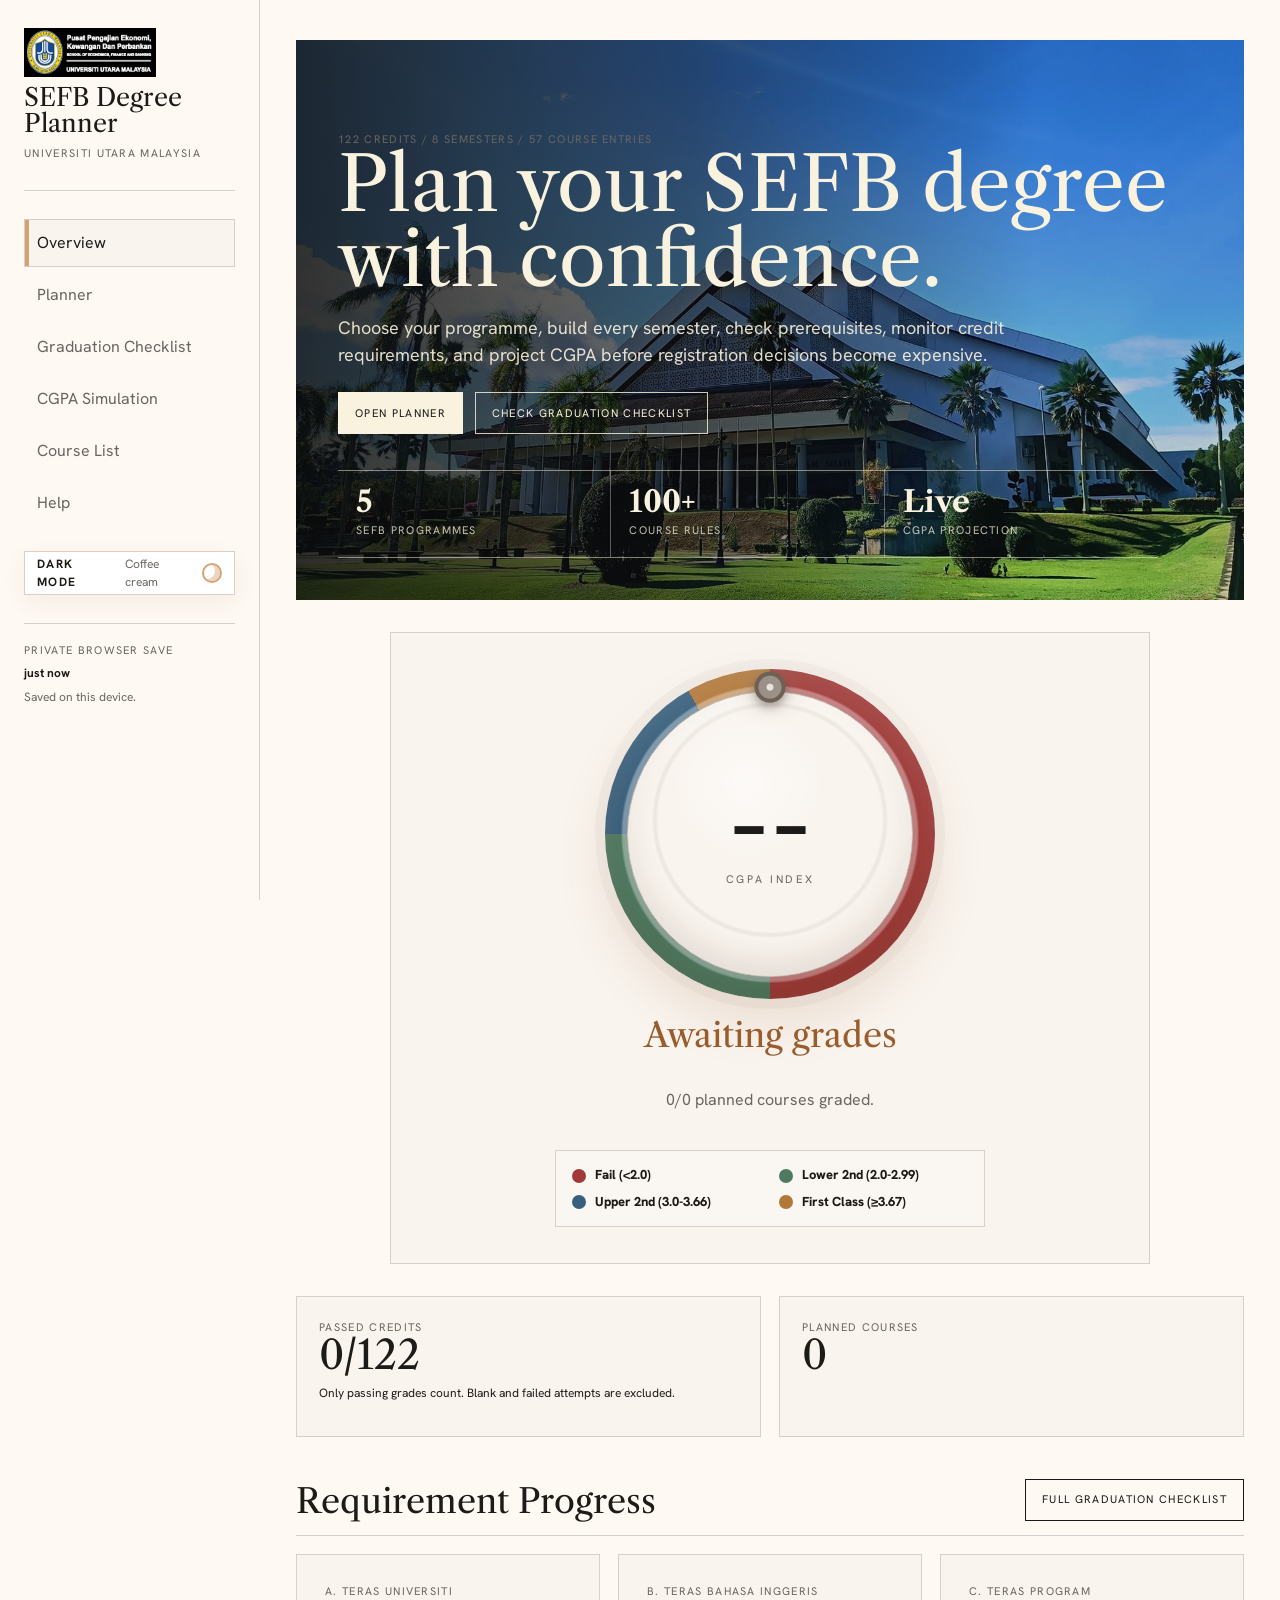
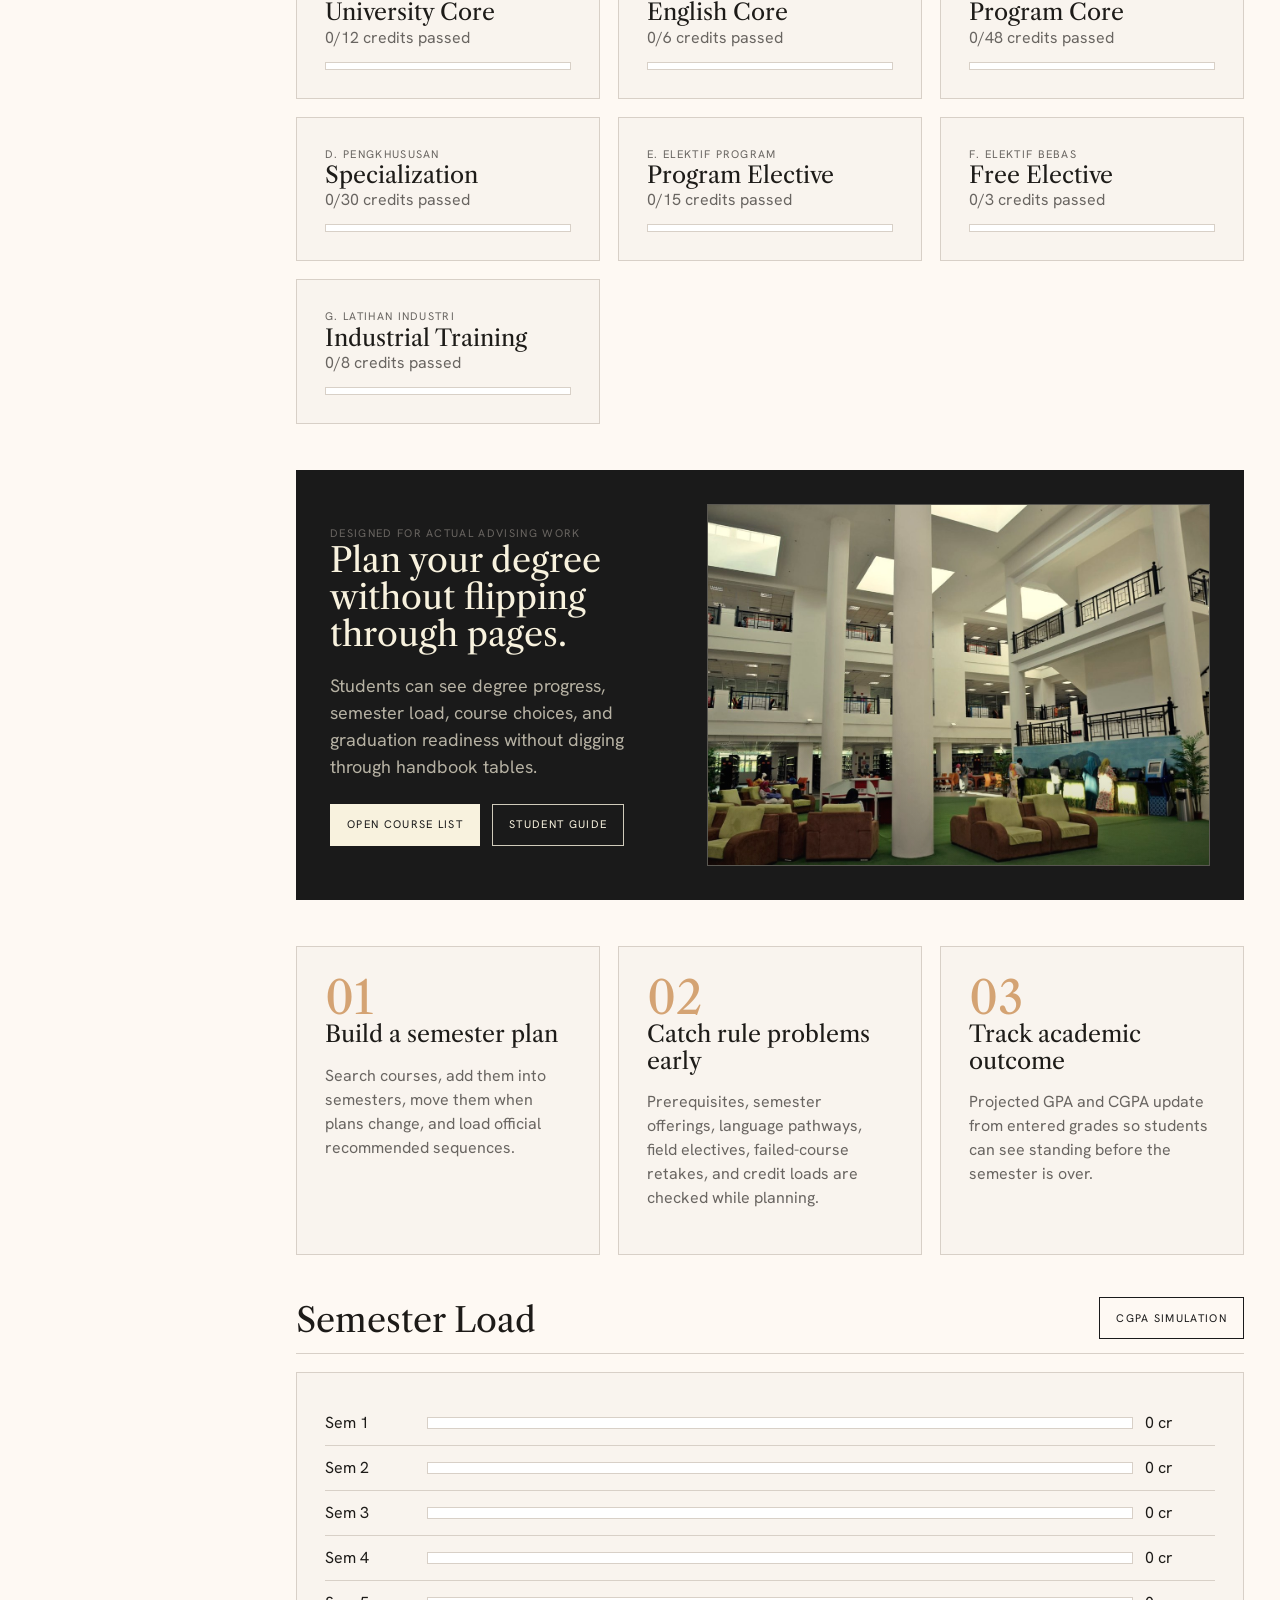
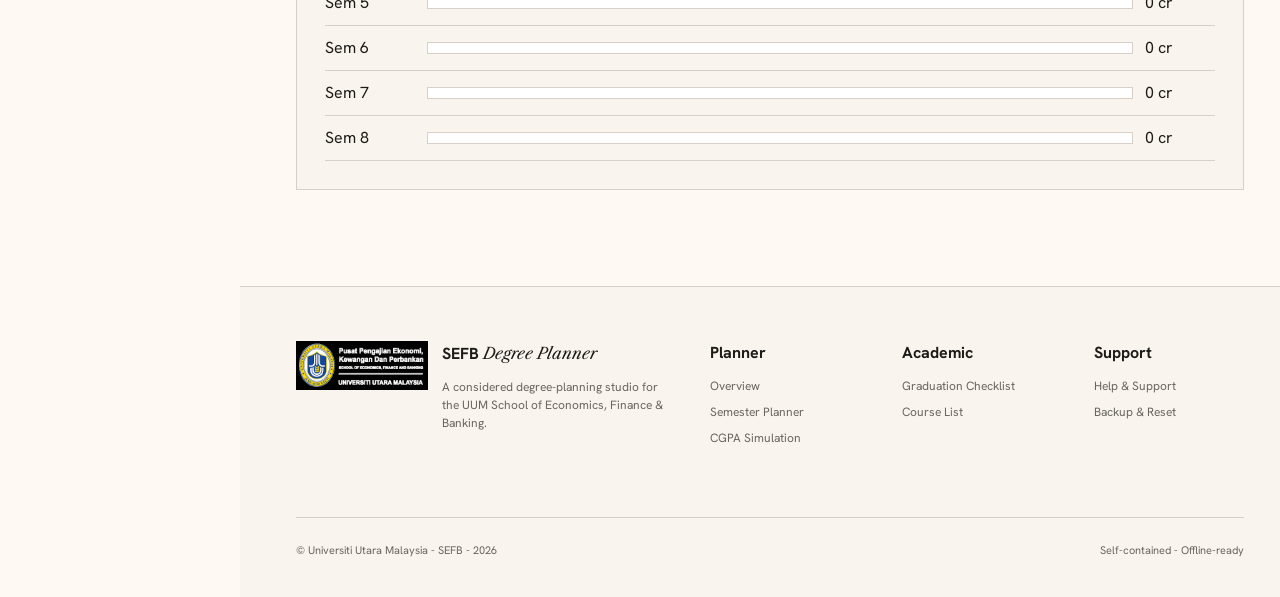
<file: index.html>
﻿<!doctype html>
<html lang="en">
<head>
  <meta charset="utf-8">
  <meta name="viewport" content="width=device-width, initial-scale=1">
  <meta name="description" content="SEFB UUM multi-page academic planner and CGPA simulator.">
  <title>SEFB Planner / Overview</title>
  <link rel="preconnect" href="https://fonts.googleapis.com">
  <link rel="preconnect" href="https://fonts.gstatic.com" crossorigin>
  <link href="https://fonts.googleapis.com/css2?family=Hanken+Grotesk:wght@300;400;600;700&family=Libre+Caslon+Text:wght@400;700&display=swap" rel="stylesheet">
  <link rel="icon" href="assets/img/sefb.png">
  <link rel="stylesheet" href="assets/css/styles.css?v=20260608b">
</head>
<body data-page="index">
  <div class="site-shell">
    <aside class="side">
      <div class="brand">
        <img class="brand-mark" src="assets/img/sefb.png" alt="SEFB">
        <div class="brand-title">SEFB Degree Planner</div>
        <div class="brand-sub">UNIVERSITI UTARA MALAYSIA</div>
      </div>
      <nav class="nav" data-nav></nav>
    </aside>
    <main class="main">
      <div class="container">
        <section class="hero home-hero">
          <div class="hero-copy">
            <div class="eyebrow" id="heroMeta"></div>
            <h1>Plan your SEFB degree with confidence.</h1>
            <p class="lead">Choose your programme, build every semester, check prerequisites, monitor credit requirements, and project CGPA before registration decisions become expensive.</p>
            <div class="hero-actions">
              <a class="button solid" href="planner.html">Open planner</a>
              <a class="button" href="audit.html">Check graduation checklist</a>
            </div>
            <div class="hero-metrics">
              <div class="hero-metric"><strong>5</strong><span class="eyebrow">SEFB programmes</span></div>
              <div class="hero-metric"><strong>100+</strong><span class="eyebrow">course rules</span></div>
              <div class="hero-metric"><strong>Live</strong><span class="eyebrow">CGPA projection</span></div>
            </div>
          </div>
        </section>

        <section class="cgpa-overview" id="cgpaOverview">
          <article class="cgpa-gauge-card">
            <div class="cgpa-gauge" id="cgpaGauge">
              <div class="cgpa-gauge-core">
                <strong id="cgpaGaugeValue">--</strong>
                <span>CGPA index</span>
              </div>
            </div>
            <h2 id="cgpaGaugeStanding">Awaiting grades</h2>
            <p id="cgpaGaugeNote" class="muted">Enter grades to calculate your honours class.</p>
            <div class="cgpa-band-legend" aria-label="CGPA classification legend">
              <span><i class="band-dot fail"></i>Fail (&lt;2.0)</span>
              <span><i class="band-dot lower"></i>Lower 2nd (2.0-2.99)</span>
              <span><i class="band-dot upper"></i>Upper 2nd (3.0-3.66)</span>
              <span><i class="band-dot first"></i>First Class (&ge;3.67)</span>
            </div>
          </article>

        </section>

        <section class="grid cols-2 overview-stats">
          <div class="stat"><div class="label">Passed credits</div><div class="stat-value" id="statCredits">--</div><p class="stat-note" id="statCreditsNote"></p></div>
          <div class="stat"><div class="label">Planned courses</div><div class="stat-value" id="statCourses">--</div></div>
        </section>

        <div class="section-head">
          <h2>Requirement Progress</h2>
          <a class="button" href="audit.html">Full graduation checklist</a>
        </div>
        <section class="grid cols-3" id="componentGrid"></section>

        <section class="visual-band">
          <div>
            <div class="eyebrow">Designed for actual advising work</div>
            <h2>Plan your degree without flipping through pages.</h2>
            <p class="lead">Students can see degree progress, semester load, course choices, and graduation readiness without digging through handbook tables.</p>
            <div class="hero-actions">
              <a class="button solid" href="courses.html">Open course list</a>
              <a class="button" href="help.html">Student guide</a>
            </div>
          </div>
          <figure class="visual-photo">
            <img src="assets/img/library.jpg" alt="Students studying in the university library">
          </figure>
        </section>

        <section class="feature-list">
          <article class="feature-card">
            <div class="num">01</div>
            <h3>Build a semester plan</h3>
            <p class="muted">Search courses, add them into semesters, move them when plans change, and load official recommended sequences.</p>
          </article>
          <article class="feature-card">
            <div class="num">02</div>
            <h3>Catch rule problems early</h3>
            <p class="muted">Prerequisites, semester offerings, language pathways, field electives, failed-course retakes, and credit loads are checked while planning.</p>
          </article>
          <article class="feature-card">
            <div class="num">03</div>
            <h3>Track academic outcome</h3>
            <p class="muted">Projected GPA and CGPA update from entered grades so students can see standing before the semester is over.</p>
          </article>
        </section>

        <div class="section-head">
          <h2>Semester Load</h2>
          <a class="button" href="analytics.html">CGPA Simulation</a>
        </div>
        <section class="panel" id="semesterBars"></section>

        <footer class="audit-footer site-footer">
          <div class="audit-footer-brand">
            <img class="brand-mark" src="assets/img/sefb.png" alt="SEFB">
            <div>
              <strong>SEFB <em>Degree Planner</em></strong>
              <p>A considered degree-planning studio for the UUM School of Economics, Finance & Banking.</p>
            </div>
          </div>
          <div>
            <strong>Planner</strong>
            <a href="index.html">Overview</a>
            <a href="planner.html">Semester Planner</a>
            <a href="analytics.html">CGPA Simulation</a>
          </div>
          <div>
            <strong>Academic</strong>
            <a href="audit.html">Graduation Checklist</a>
            <a href="courses.html">Course List</a>
          </div>
          <div>
            <strong>Support</strong>
            <a href="help.html">Help & Support</a>
            <a href="profile.html">Backup & Reset</a>
          </div>
          <div class="footer-bottom">
            <span>&copy; Universiti Utara Malaysia - SEFB - 2026</span>
            <span>Self-contained - Offline-ready</span>
          </div>
        </footer>
      </div>
    </main>
  </div>
  <script src="assets/js/sefb-data.js"></script>
  <script src="assets/js/app.js?v=20260608b"></script>
</body>
</html>
</file>
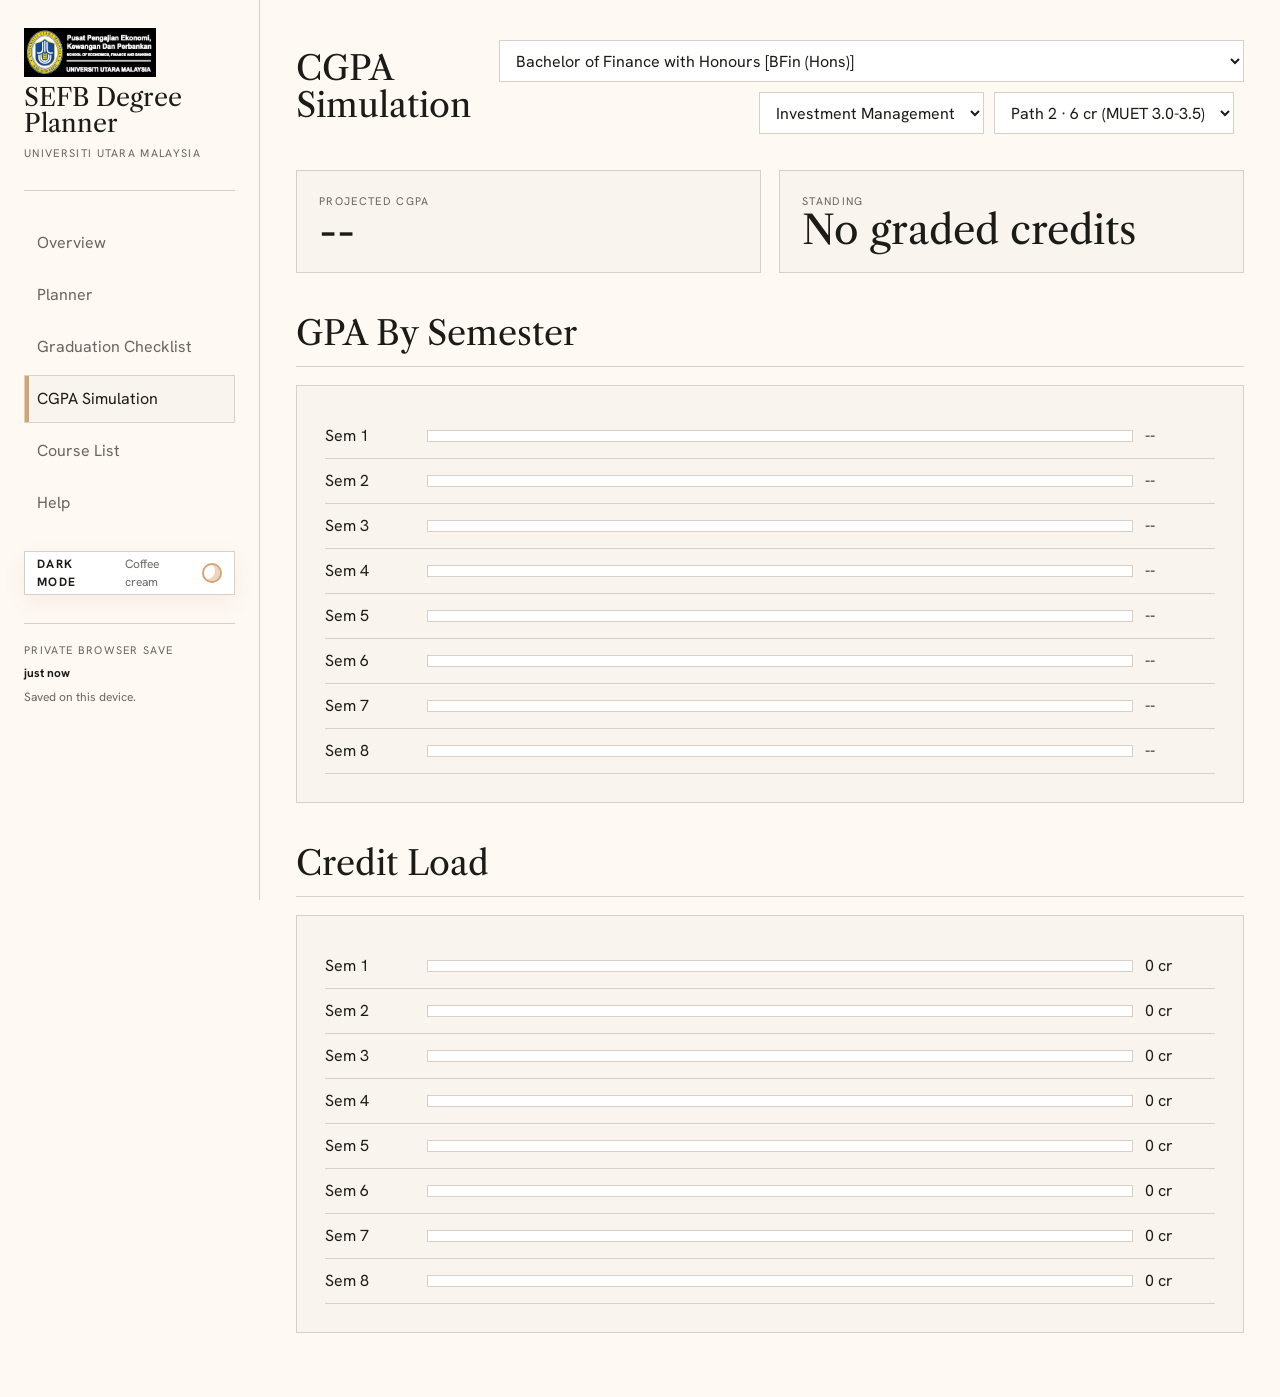
<file: analytics.html>
<!doctype html>
<html lang="en">
<head>
  <meta charset="utf-8">
  <meta name="viewport" content="width=device-width, initial-scale=1">
  <title>SEFB Planner / CGPA Simulation</title>
  <link rel="preconnect" href="https://fonts.googleapis.com">
  <link rel="preconnect" href="https://fonts.gstatic.com" crossorigin>
  <link href="https://fonts.googleapis.com/css2?family=Hanken+Grotesk:wght@300;400;600;700&family=Libre+Caslon+Text:wght@400;700&display=swap" rel="stylesheet">
  <link rel="icon" href="assets/img/sefb.png">
  <link rel="stylesheet" href="assets/css/styles.css?v=20260608b">
</head>
<body data-page="analytics">
  <div class="site-shell">
    <aside class="side">
      <div class="brand"><img class="brand-mark" src="assets/img/sefb.png" alt="SEFB"><div class="brand-title">SEFB Degree Planner</div><div class="brand-sub">UNIVERSITI UTARA MALAYSIA</div></div>
      <nav class="nav" data-nav></nav>
    </aside>
    <main class="main">
      <div class="container">
        <div class="topbar">
          <div><h2>CGPA Simulation</h2></div>
          <div class="program-controls"><select class="select" data-program-select></select><span id="trackControl"></span><span id="pathControl"></span><span id="langControl"></span></div>
        </div>
        <section class="grid cols-2">
          <div class="stat"><div class="label">Projected CGPA</div><div class="stat-value" id="analyticsCgpa">--</div></div>
          <div class="stat"><div class="label">Standing</div><div class="stat-value" id="analyticsStanding">--</div></div>
        </section>
        <div class="section-head"><h2>GPA By Semester</h2></div>
        <section class="panel" id="gpaRows"></section>
        <div class="section-head"><h2>Credit Load</h2></div>
        <section class="panel" id="creditBars"></section>
      </div>
    </main>
  </div>
  <script src="assets/js/sefb-data.js"></script>
  <script src="assets/js/app.js?v=20260608b"></script>
</body>
</html>
</file>
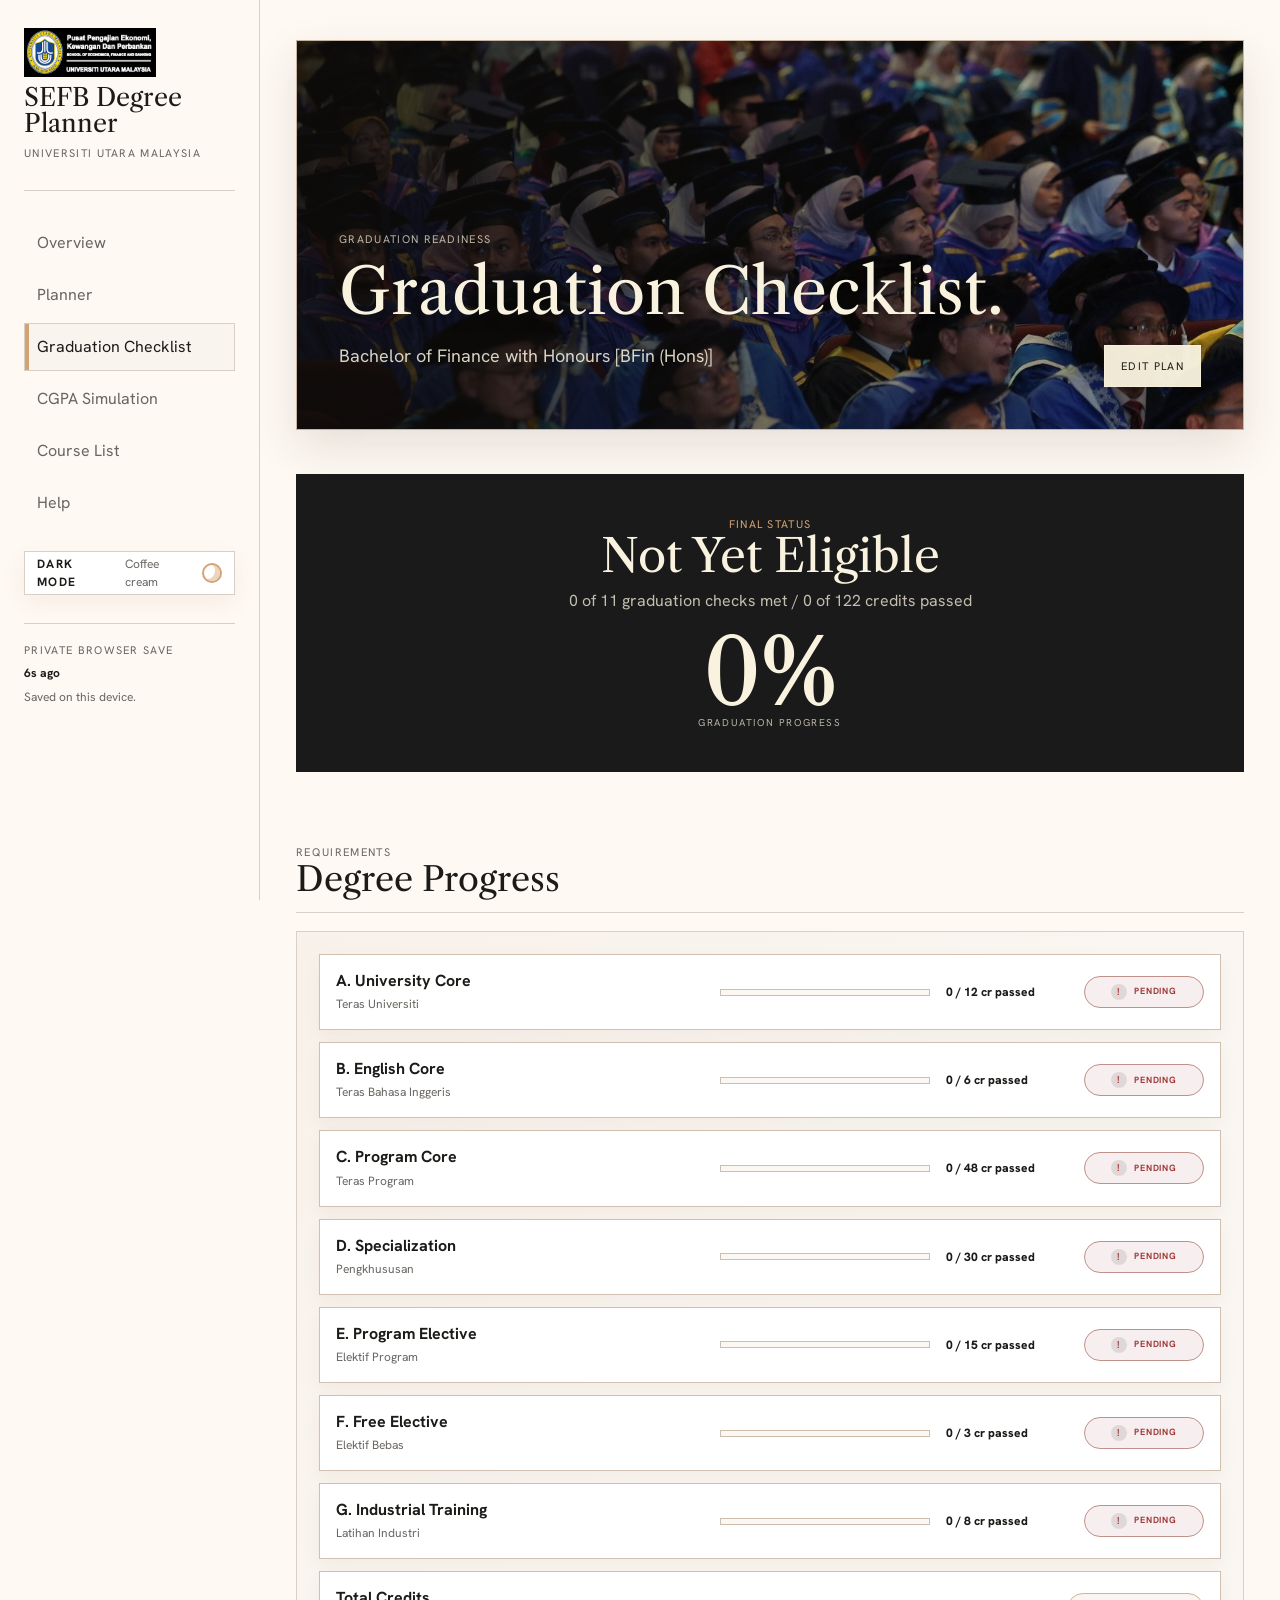
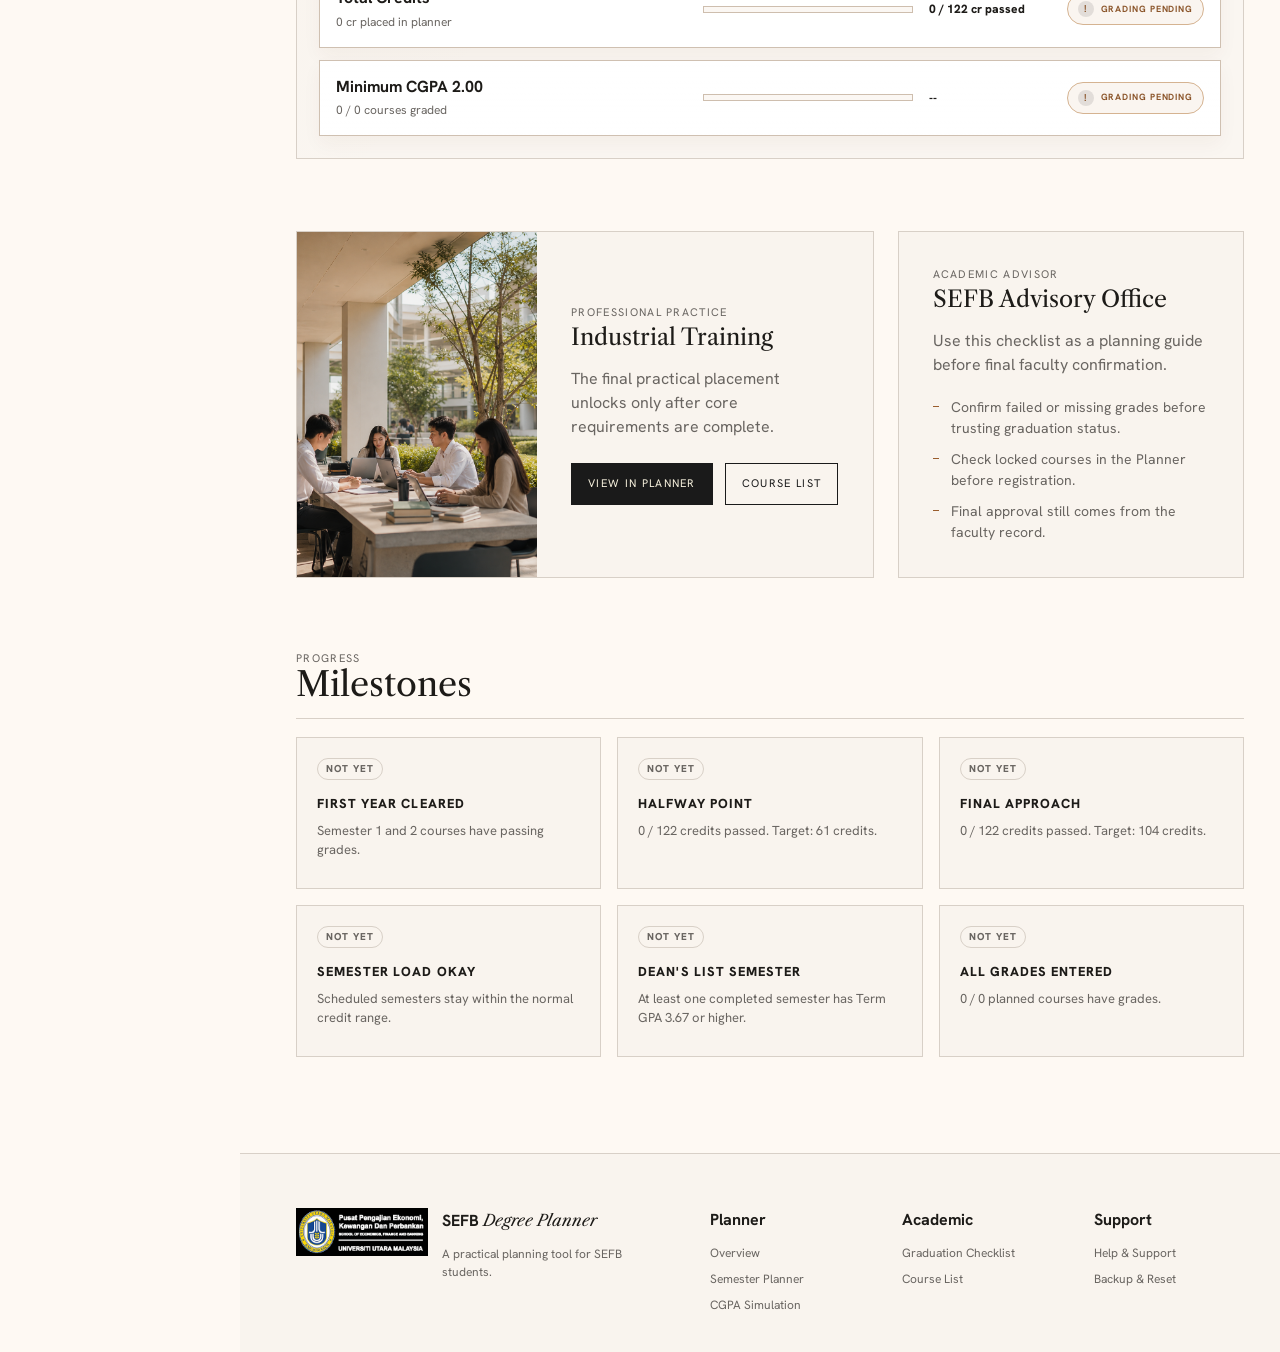
<file: audit.html>
<!doctype html>
<html lang="en">
<head>
  <meta charset="utf-8">
  <meta name="viewport" content="width=device-width, initial-scale=1">
  <title>SEFB Planner / Graduation Checklist</title>
  <link rel="preconnect" href="https://fonts.googleapis.com">
  <link rel="preconnect" href="https://fonts.gstatic.com" crossorigin>
  <link href="https://fonts.googleapis.com/css2?family=Hanken+Grotesk:wght@300;400;600;700&family=Libre+Caslon+Text:wght@400;700&display=swap" rel="stylesheet">
  <link rel="icon" href="assets/img/sefb.png">
  <link rel="stylesheet" href="assets/css/styles.css?v=20260608b">
</head>
<body data-page="audit">
  <div class="site-shell">
    <aside class="side">
      <div class="brand"><img class="brand-mark" src="assets/img/sefb.png" alt="SEFB"><div class="brand-title">SEFB Degree Planner</div><div class="brand-sub">UNIVERSITI UTARA MALAYSIA</div></div>
      <nav class="nav" data-nav></nav>
    </aside>
    <main class="main">
      <div class="container">
        <section class="audit-hero-head audit-hero-image">
          <div class="audit-hero-copy">
            <div class="eyebrow">Graduation readiness</div>
            <h2>Graduation Checklist.</h2>
            <p class="muted" id="auditDegree">--</p>
          </div>
          <a class="button" href="planner.html">Edit plan</a>
        </section>

        <section class="audit-status" id="auditSummary"></section>

        <section class="audit-progress-block">
          <div class="section-head compact">
            <div>
              <div class="eyebrow">Requirements</div>
              <h2>Degree Progress</h2>
            </div>
          </div>
          <section class="panel audit-progress-list" id="auditList"></section>
        </section>

        <section class="audit-info-grid">
          <article class="audit-practice-card">
            <img src="assets/img/industrial-training-campus.png?v=20260606e" alt="Students working in a modern campus courtyard">
            <div>
              <div class="eyebrow">Professional practice</div>
              <h3>Industrial Training</h3>
              <p class="muted">The final practical placement unlocks only after core requirements are complete.</p>
              <div class="hero-actions">
                <a class="button solid" href="planner.html">View in planner</a>
                <a class="button" href="courses.html">Course list</a>
              </div>
            </div>
          </article>

          <article class="panel audit-advisor">
            <div class="eyebrow">Academic advisor</div>
            <h3>SEFB Advisory Office</h3>
            <p class="muted">Use this checklist as a planning guide before final faculty confirmation.</p>
            <ul class="advisor-list">
              <li>Confirm failed or missing grades before trusting graduation status.</li>
              <li>Check locked courses in the Planner before registration.</li>
              <li>Final approval still comes from the faculty record.</li>
            </ul>
          </article>
        </section>

        <section class="audit-achievements">
          <div class="section-head compact">
            <div>
              <div class="eyebrow">Progress</div>
              <h2>Milestones</h2>
            </div>
          </div>
          <div class="achievement-grid" id="auditPortfolio"></div>
        </section>

        <footer class="audit-footer">
          <div class="audit-footer-brand">
            <img class="brand-mark" src="assets/img/sefb.png" alt="SEFB">
            <div>
              <strong>SEFB <em>Degree Planner</em></strong>
              <p>A practical planning tool for SEFB students.</p>
            </div>
          </div>
          <div>
            <strong>Planner</strong>
            <a href="index.html">Overview</a>
            <a href="planner.html">Semester Planner</a>
            <a href="analytics.html">CGPA Simulation</a>
          </div>
          <div>
            <strong>Academic</strong>
            <a href="audit.html">Graduation Checklist</a>
            <a href="courses.html">Course List</a>
          </div>
          <div>
            <strong>Support</strong>
            <a href="help.html">Help & Support</a>
            <a href="profile.html">Backup & Reset</a>
          </div>
        </footer>
      </div>
    </main>
  </div>
  <script src="assets/js/sefb-data.js"></script>
  <script src="assets/js/app.js?v=20260608b"></script>
</body>
</html>
</file>
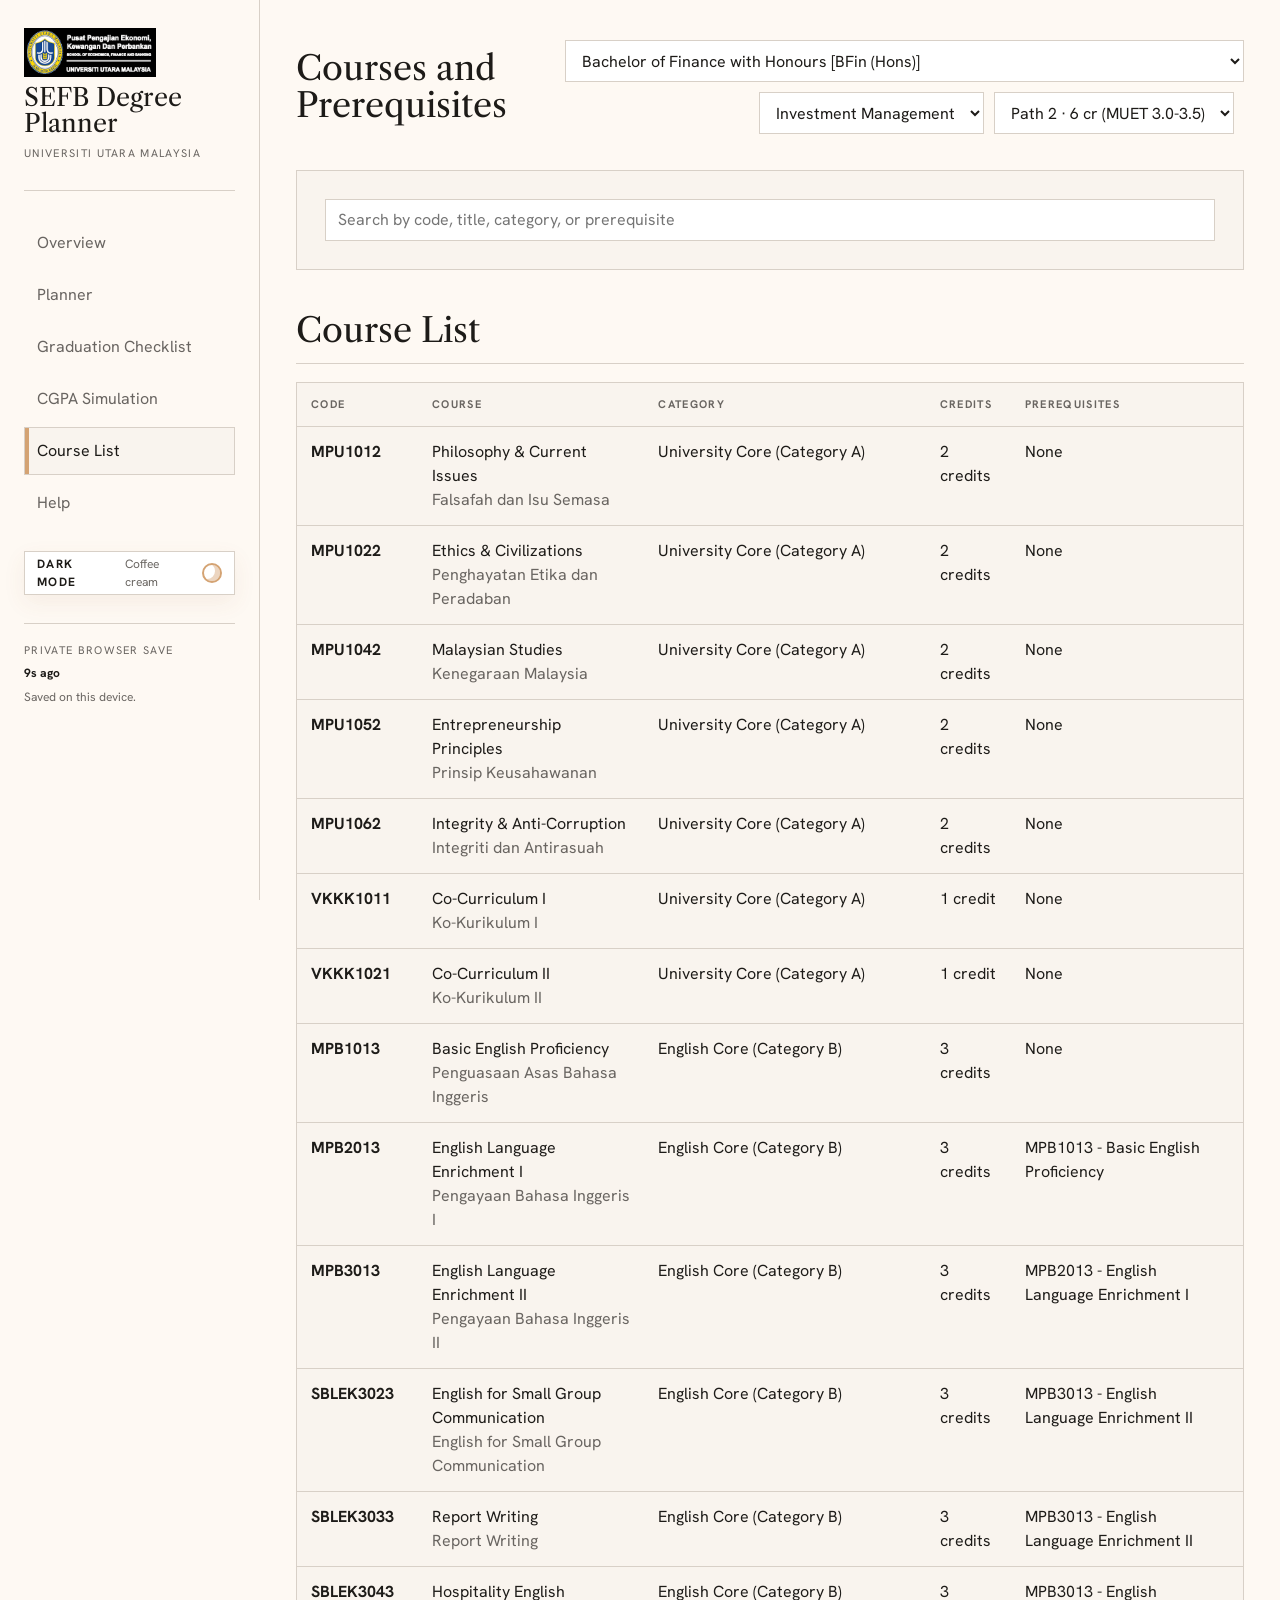
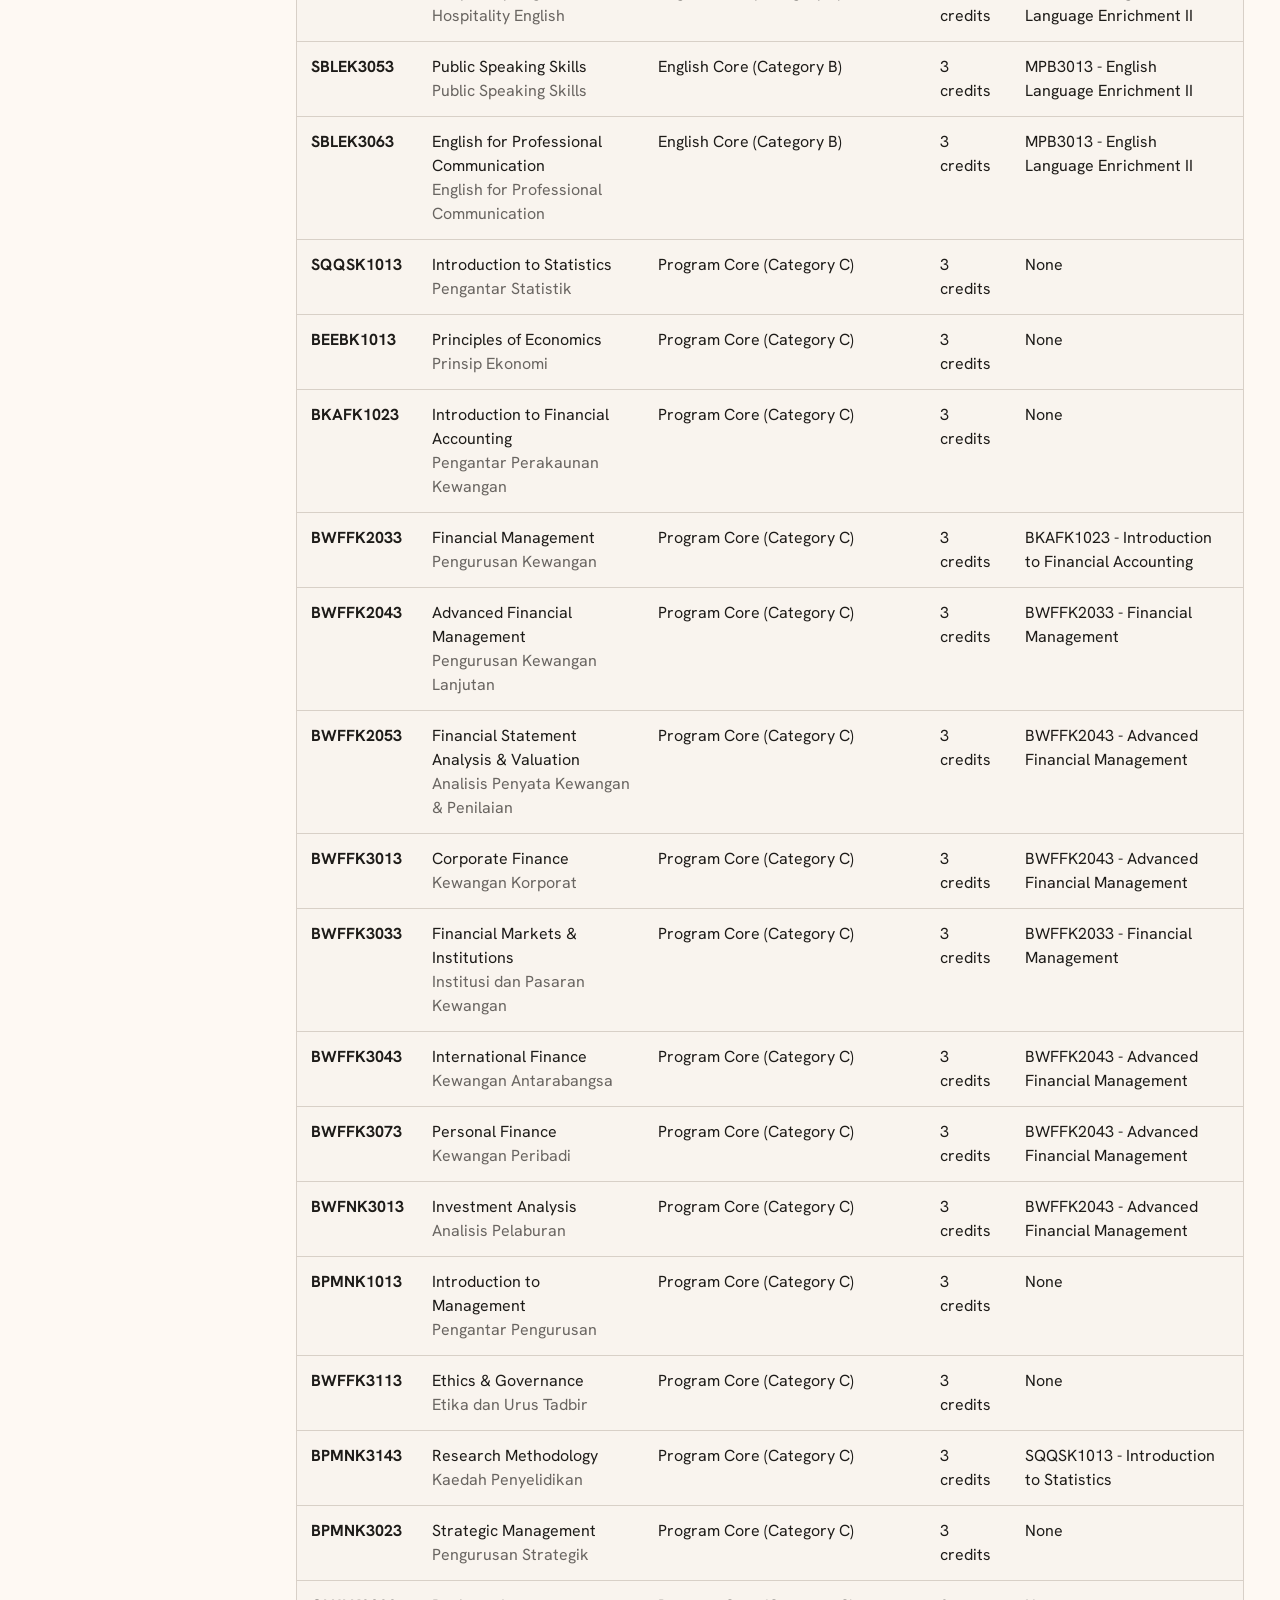
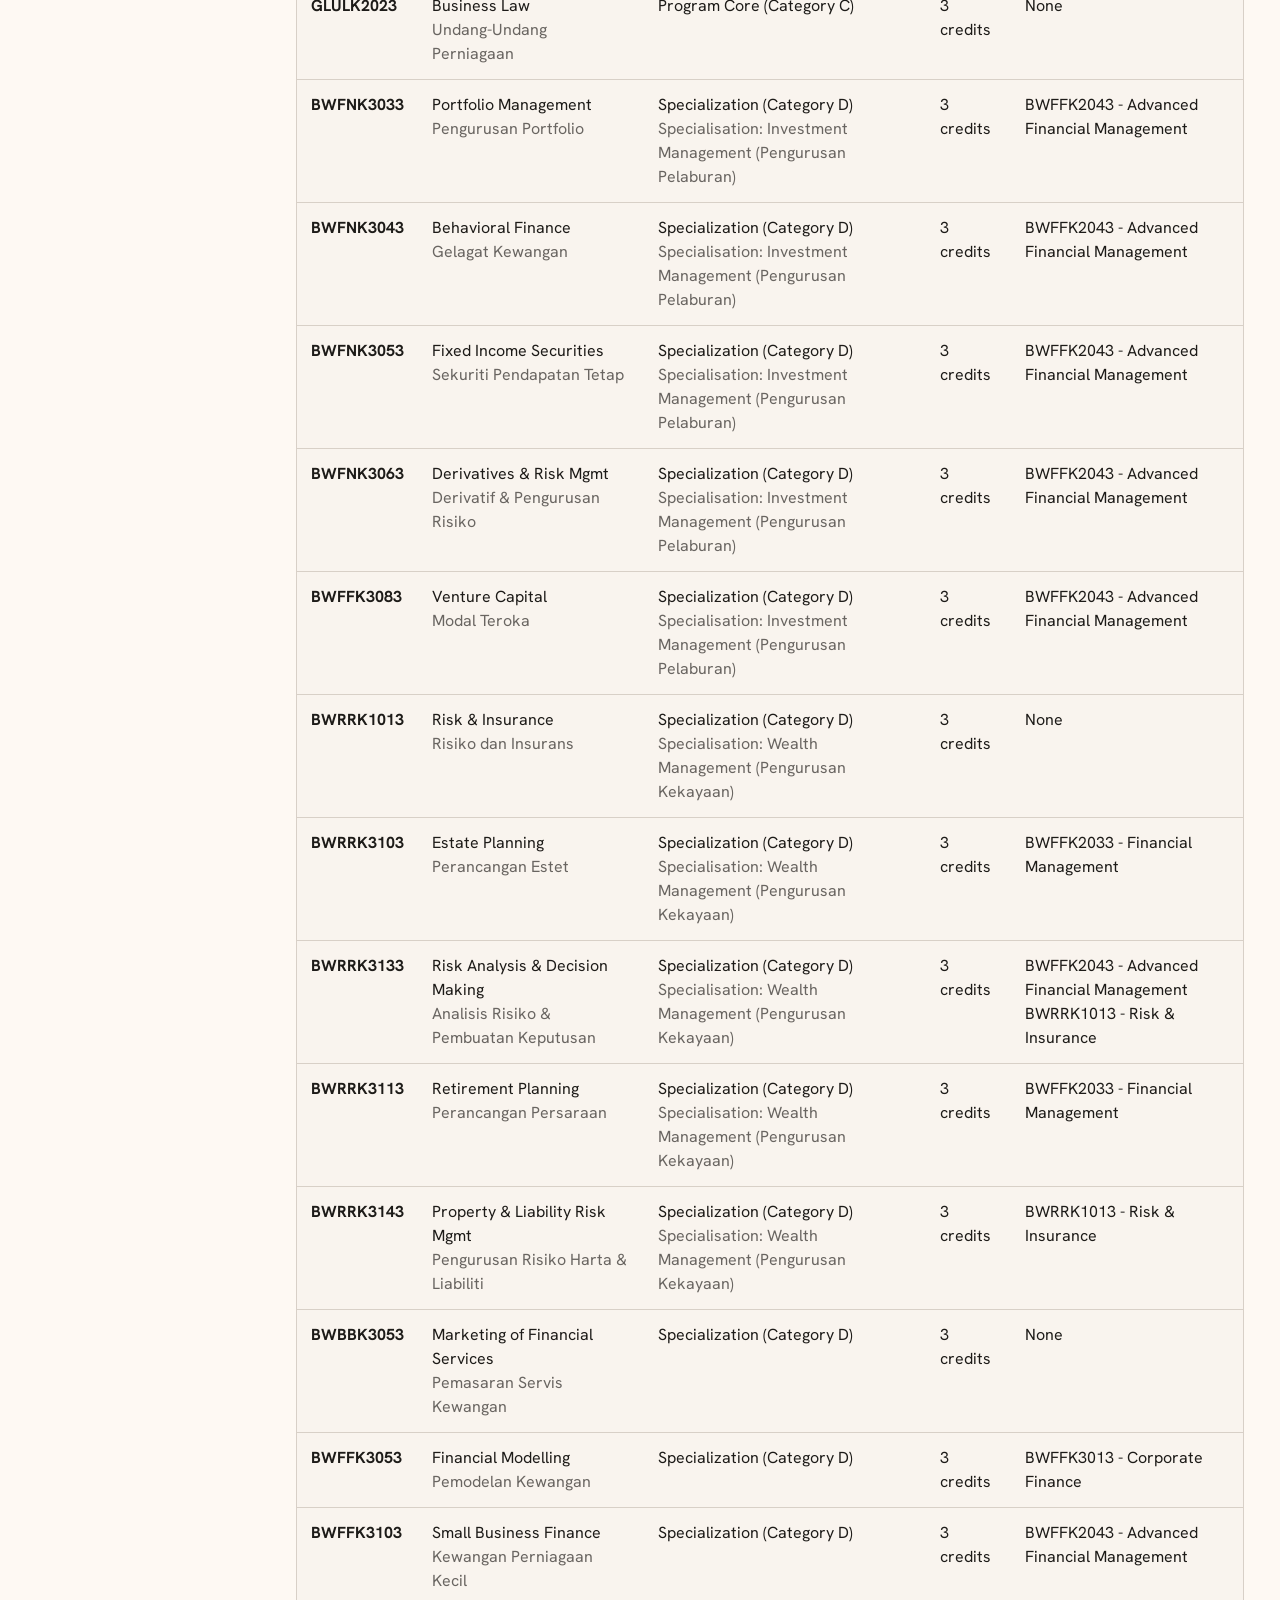
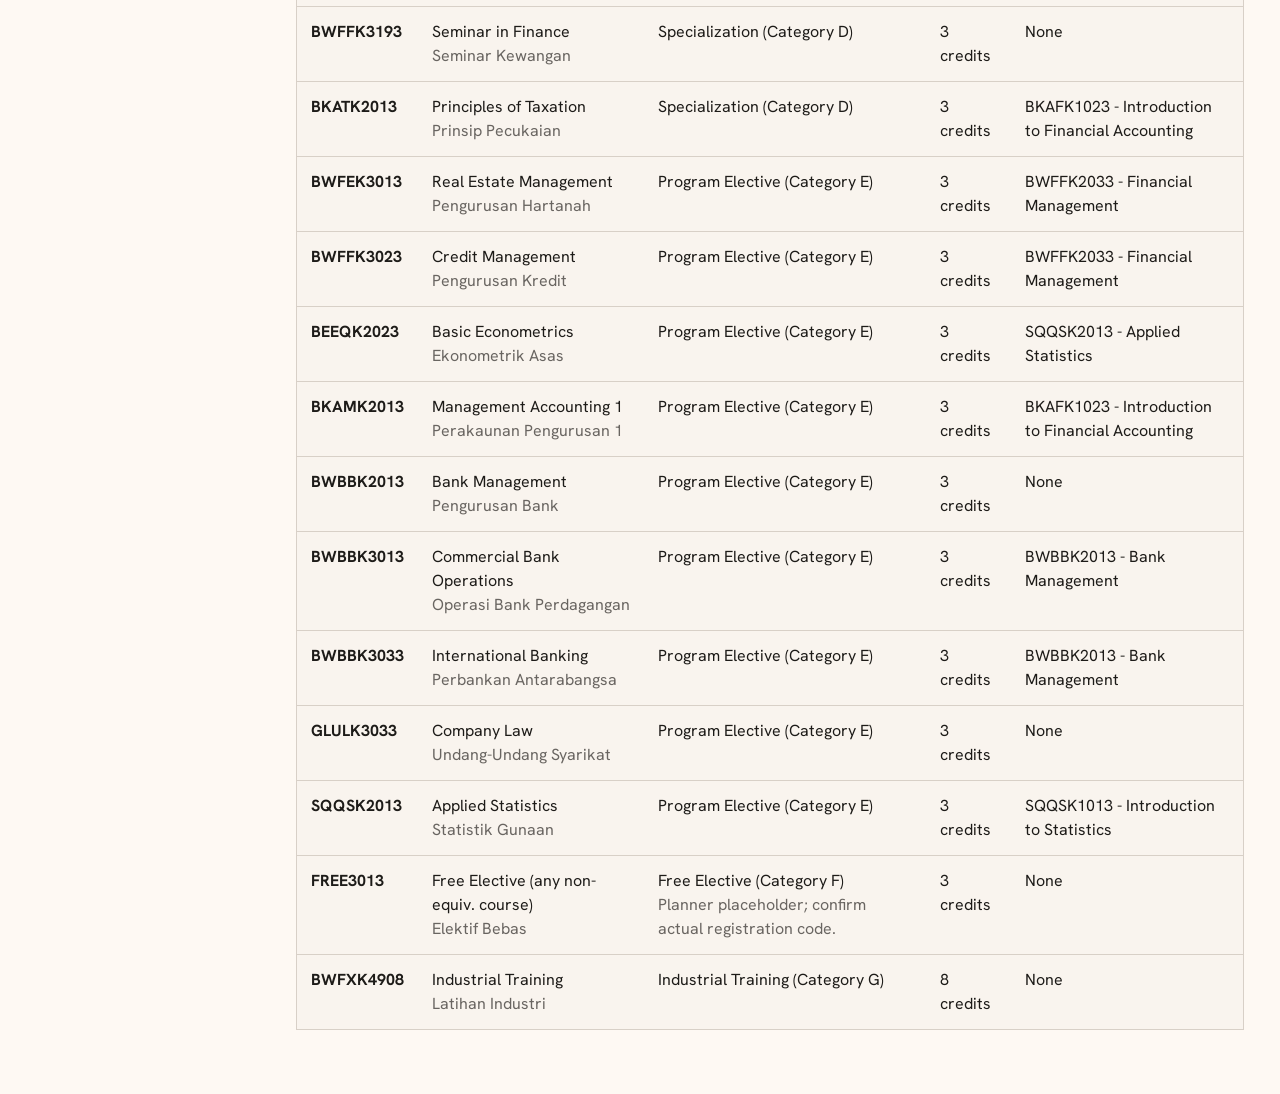
<file: courses.html>
<!doctype html>
<html lang="en">
<head>
  <meta charset="utf-8">
  <meta name="viewport" content="width=device-width, initial-scale=1">
  <title>SEFB Planner / Course List</title>
  <link rel="preconnect" href="https://fonts.googleapis.com">
  <link rel="preconnect" href="https://fonts.gstatic.com" crossorigin>
  <link href="https://fonts.googleapis.com/css2?family=Hanken+Grotesk:wght@300;400;600;700&family=Libre+Caslon+Text:wght@400;700&display=swap" rel="stylesheet">
  <link rel="icon" href="assets/img/sefb.png">
  <link rel="stylesheet" href="assets/css/styles.css?v=20260608b">
</head>
<body data-page="courses">
  <div class="site-shell">
    <aside class="side">
      <div class="brand"><img class="brand-mark" src="assets/img/sefb.png" alt="SEFB"><div class="brand-title">SEFB Degree Planner</div><div class="brand-sub">UNIVERSITI UTARA MALAYSIA</div></div>
      <nav class="nav" data-nav></nav>
    </aside>
    <main class="main">
      <div class="container">
        <div class="topbar">
          <div><h2>Courses and Prerequisites</h2></div>
          <div class="program-controls"><select class="select" data-program-select></select><span id="trackControl"></span><span id="pathControl"></span><span id="langControl"></span></div>
        </div>
        <section class="panel">
          <input class="input" id="courseSearch" type="search" placeholder="Search by code, title, category, or prerequisite" style="width:100%">
        </section>
        <div class="section-head"><h2>Course List</h2></div>
        <table class="table">
          <thead><tr><th>Code</th><th>Course</th><th>Category</th><th>Credits</th><th>Prerequisites</th></tr></thead>
          <tbody id="courseRows"></tbody>
        </table>
      </div>
    </main>
  </div>
  <script src="assets/js/sefb-data.js"></script>
  <script src="assets/js/app.js?v=20260608b"></script>
</body>
</html>
</file>
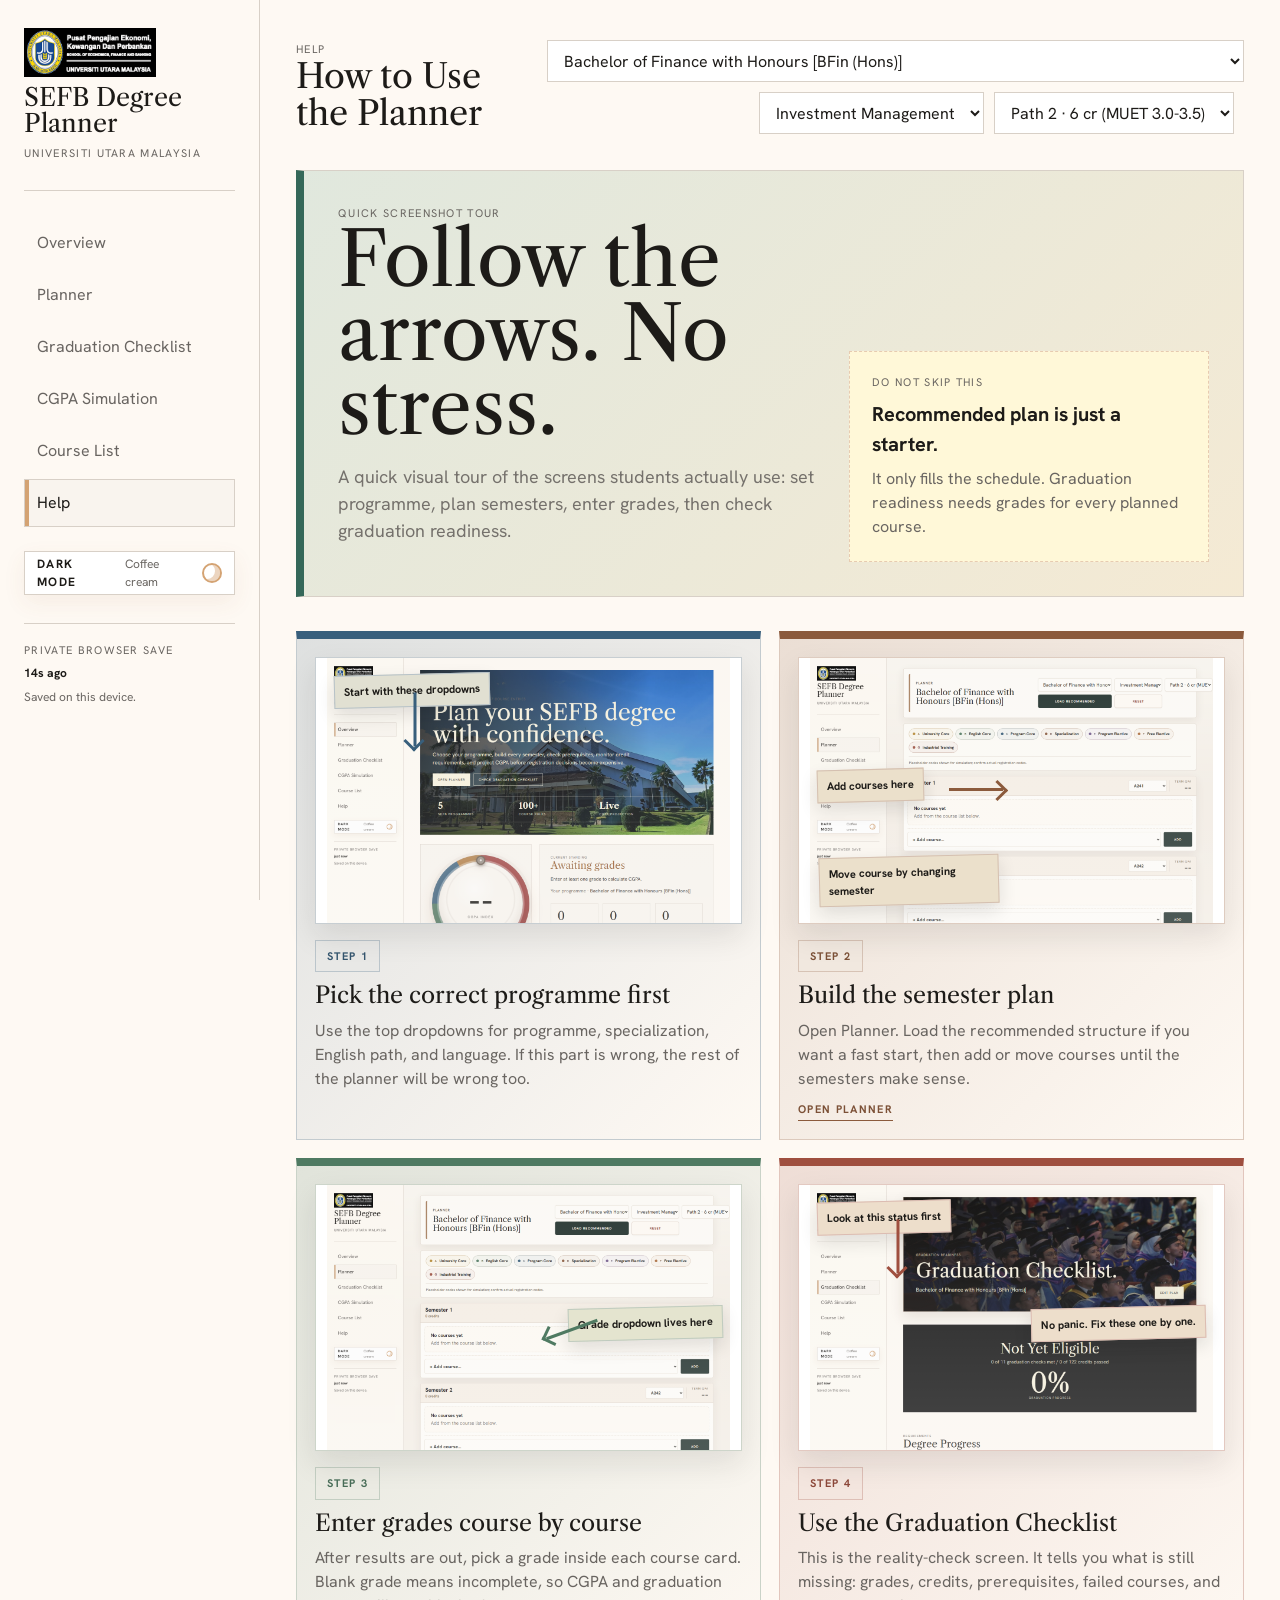
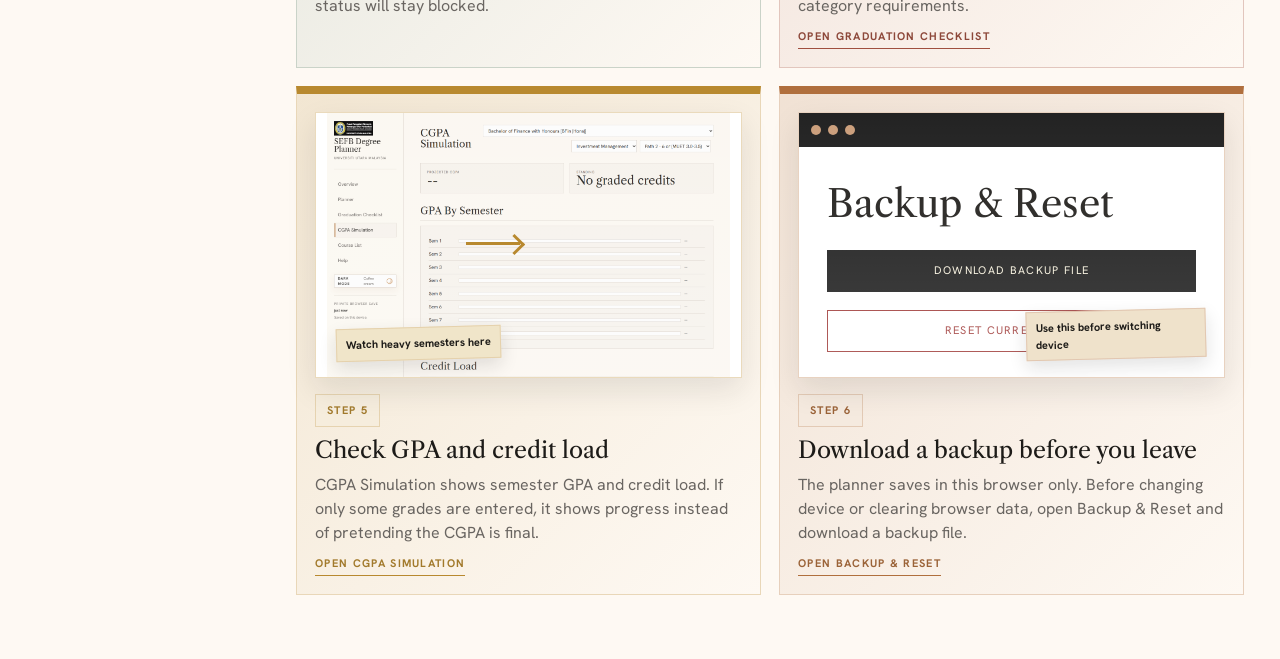
<file: help.html>
<!doctype html>
<html lang="en">
<head>
  <meta charset="utf-8">
  <meta name="viewport" content="width=device-width, initial-scale=1">
  <title>SEFB Planner / Help</title>
  <link rel="preconnect" href="https://fonts.googleapis.com">
  <link rel="preconnect" href="https://fonts.gstatic.com" crossorigin>
  <link href="https://fonts.googleapis.com/css2?family=Hanken+Grotesk:wght@300;400;600;700&family=Libre+Caslon+Text:wght@400;700&display=swap" rel="stylesheet">
  <link rel="icon" href="assets/img/sefb.png">
  <link rel="stylesheet" href="assets/css/styles.css?v=20260608b">
</head>
<body data-page="help">
  <div class="site-shell">
    <aside class="side">
      <div class="brand"><img class="brand-mark" src="assets/img/sefb.png" alt="SEFB"><div class="brand-title">SEFB Degree Planner</div><div class="brand-sub">UNIVERSITI UTARA MALAYSIA</div></div>
      <nav class="nav" data-nav></nav>
    </aside>
    <main class="main">
      <div class="container">
        <div class="topbar">
          <div><div class="eyebrow">Help</div><h2>How to Use the Planner</h2></div>
          <div class="program-controls"><select class="select" data-program-select></select><span id="trackControl"></span><span id="pathControl"></span><span id="langControl"></span></div>
        </div>
        <section class="guide-intro">
          <div>
            <div class="eyebrow">Quick screenshot tour</div>
            <h1>Follow the arrows. No stress.</h1>
            <p class="lead">A quick visual tour of the screens students actually use: set programme, plan semesters, enter grades, then check graduation readiness.</p>
          </div>
          <div class="guide-callout">
            <div class="eyebrow">Do not skip this</div>
            <strong>Recommended plan is just a starter.</strong>
            <p>It only fills the schedule. Graduation readiness needs grades for every planned course.</p>
          </div>
        </section>

        <section class="screenshot-guide" aria-label="Screenshot guide">
          <article class="shot-card cat-C">
            <div class="shot-copy">
              <div class="step-number">Step 1</div>
              <h3>Pick the correct programme first</h3>
              <p>Use the top dropdowns for programme, specialization, English path, and language. If this part is wrong, the rest of the planner will be wrong too.</p>
            </div>
            <div class="shot-frame">
              <img src="assets/img/preview-overview-latest.png?v=20260606j" alt="Overview page preview">
              <span class="shot-note note-top">Start with these dropdowns</span>
              <span class="shot-arrow arrow-down"></span>
            </div>
          </article>

          <article class="shot-card cat-D flip">
            <div class="shot-copy">
              <div class="step-number">Step 2</div>
              <h3>Build the semester plan</h3>
              <p>Open Planner. Load the recommended structure if you want a fast start, then add or move courses until the semesters make sense.</p>
              <a class="mini-link" href="planner.html">Open Planner</a>
            </div>
            <div class="shot-frame">
              <img src="assets/img/preview-planner-latest.png?v=20260606j" alt="Planner page preview">
              <span class="shot-note note-left">Add courses here</span>
              <span class="shot-note note-bottom">Move course by changing semester</span>
              <span class="shot-arrow arrow-right"></span>
            </div>
          </article>

          <article class="shot-card cat-B">
            <div class="shot-copy">
              <div class="step-number">Step 3</div>
              <h3>Enter grades course by course</h3>
              <p>After results are out, pick a grade inside each course card. Blank grade means incomplete, so CGPA and graduation status will stay blocked.</p>
            </div>
            <div class="shot-frame">
              <img src="assets/img/preview-planner-latest.png?v=20260606j" alt="Course card grade controls preview">
              <span class="shot-note note-grade">Grade dropdown lives here</span>
              <span class="shot-arrow arrow-grade"></span>
            </div>
          </article>

          <article class="shot-card cat-G flip">
            <div class="shot-copy">
              <div class="step-number">Step 4</div>
              <h3>Use the Graduation Checklist</h3>
              <p>This is the reality-check screen. It tells you what is still missing: grades, credits, prerequisites, failed courses, and category requirements.</p>
              <a class="mini-link" href="audit.html">Open Graduation Checklist</a>
            </div>
            <div class="shot-frame">
              <img src="assets/img/preview-audit-latest.png?v=20260606j" alt="Graduation checklist preview">
              <span class="shot-note note-top">Look at this status first</span>
              <span class="shot-note note-right">No panic. Fix these one by one.</span>
              <span class="shot-arrow arrow-down"></span>
            </div>
          </article>

          <article class="shot-card cat-A">
            <div class="shot-copy">
              <div class="step-number">Step 5</div>
              <h3>Check GPA and credit load</h3>
              <p>CGPA Simulation shows semester GPA and credit load. If only some grades are entered, it shows progress instead of pretending the CGPA is final.</p>
              <a class="mini-link" href="analytics.html">Open CGPA Simulation</a>
            </div>
            <div class="shot-frame">
              <img src="assets/img/preview-gpa-latest.png?v=20260606j" alt="GPA and credit load preview">
              <span class="shot-note note-bottom">Watch heavy semesters here</span>
              <span class="shot-arrow arrow-right"></span>
            </div>
          </article>

          <article class="shot-card cat-F final-shot">
            <div class="shot-copy">
              <div class="step-number">Step 6</div>
              <h3>Download a backup before you leave</h3>
              <p>The planner saves in this browser only. Before changing device or clearing browser data, open Backup & Reset and download a backup file.</p>
              <a class="mini-link" href="profile.html">Open Backup & Reset</a>
            </div>
            <div class="backup-demo">
              <div class="fake-window-bar">
                <span></span><span></span><span></span>
              </div>
              <div class="fake-profile">
                <div class="fake-heading">Backup & Reset</div>
                <button class="button solid" type="button">Download backup file</button>
                <button class="button danger" type="button">Reset current plan</button>
              </div>
              <span class="shot-note note-backup">Use this before switching device</span>
            </div>
          </article>
        </section>
      </div>
    </main>
  </div>
  <script src="assets/js/sefb-data.js"></script>
  <script src="assets/js/app.js?v=20260608b"></script>
</body>
</html>
</file>
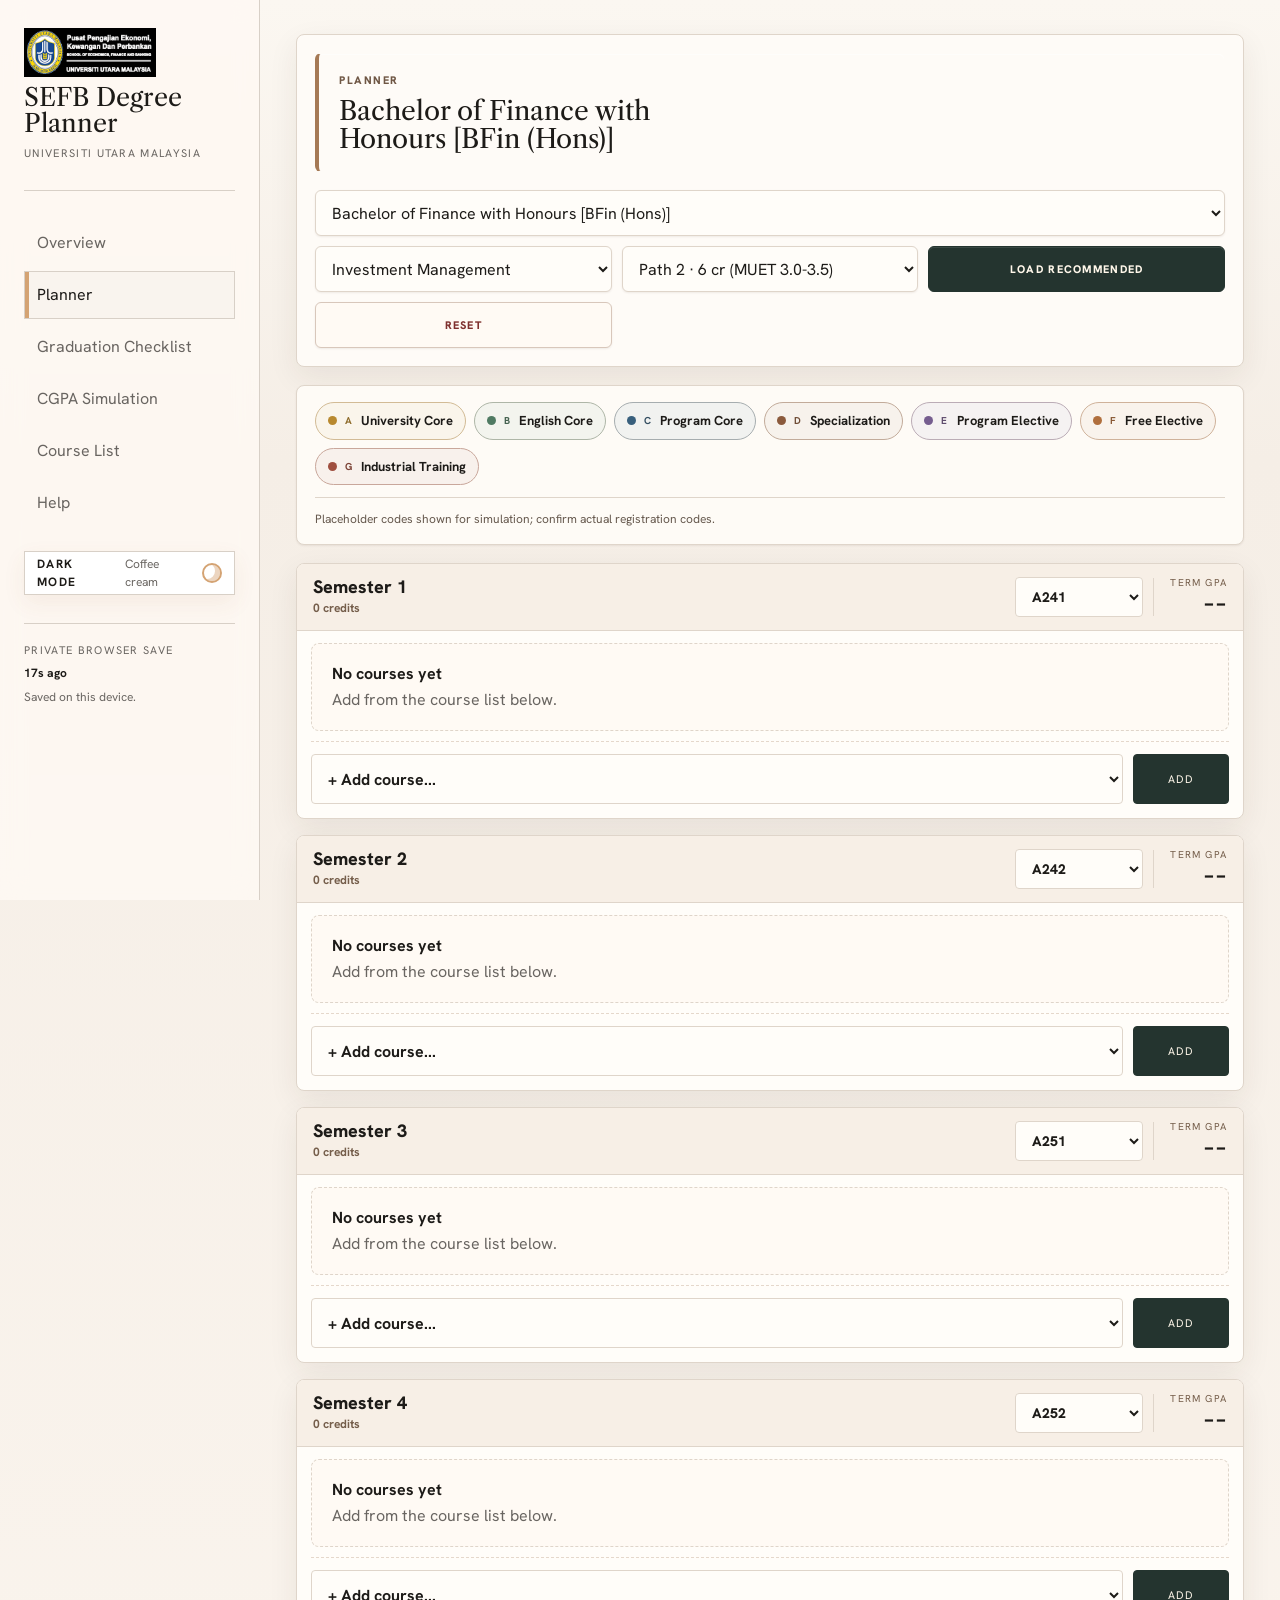
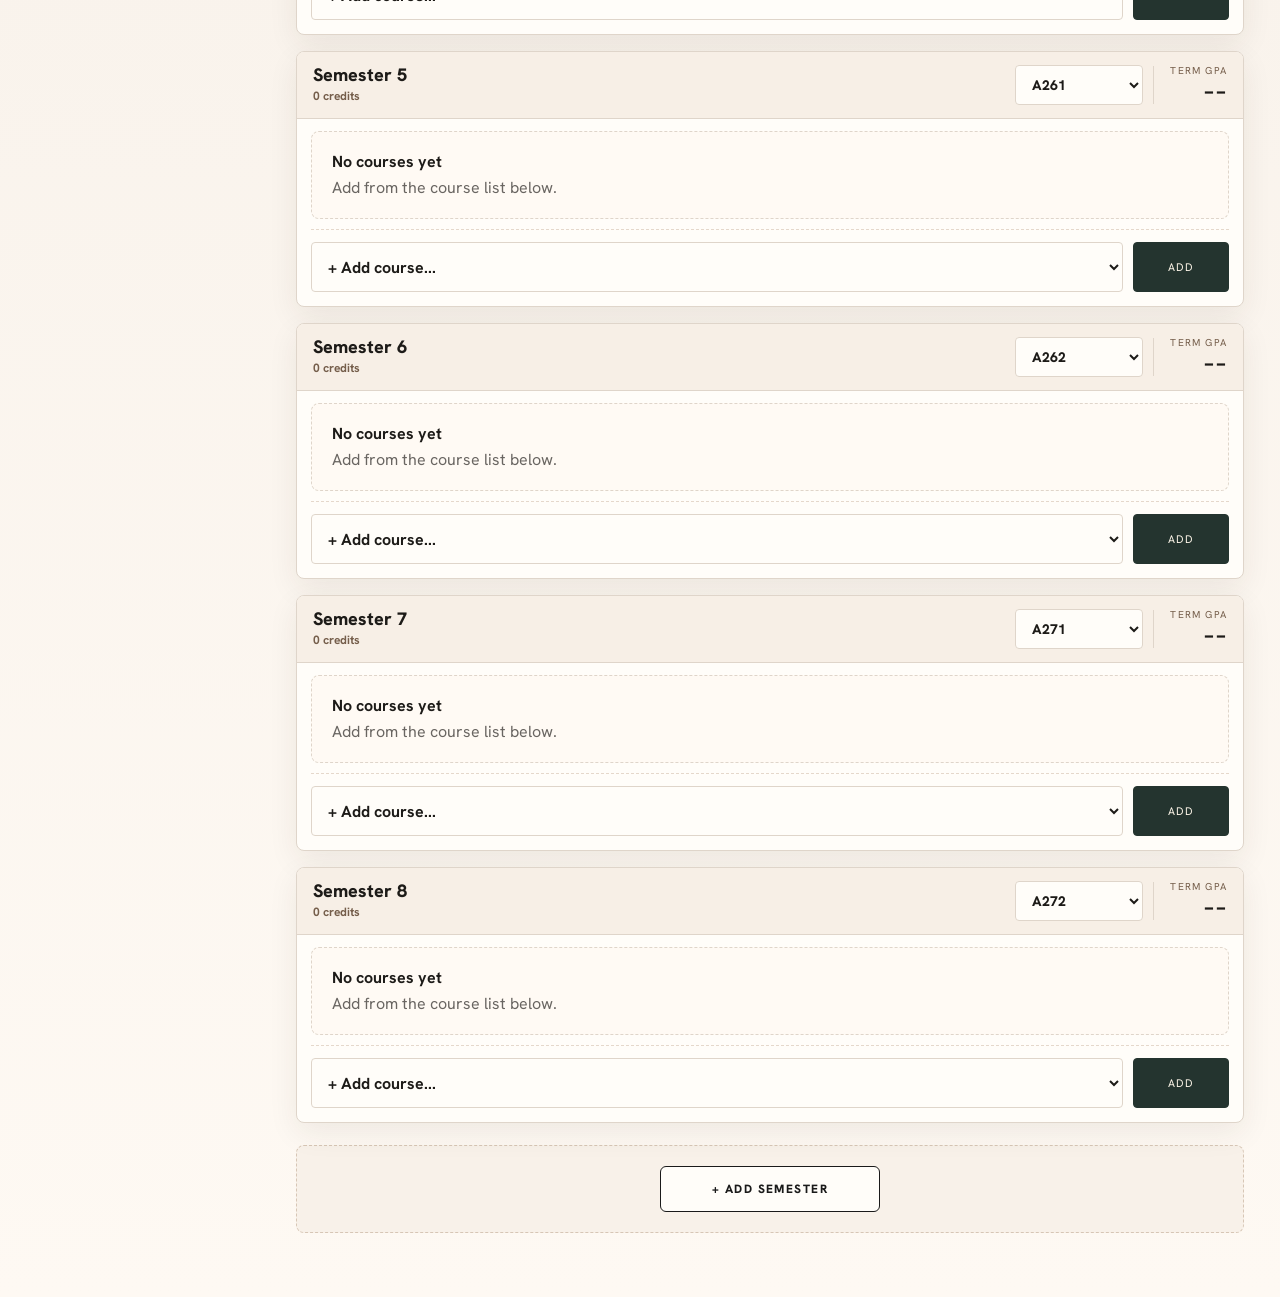
<file: planner.html>
<!doctype html>
<html lang="en">
<head>
  <meta charset="utf-8">
  <meta name="viewport" content="width=device-width, initial-scale=1">
  <title>SEFB Planner / Semester Planner</title>
  <link rel="preconnect" href="https://fonts.googleapis.com">
  <link rel="preconnect" href="https://fonts.gstatic.com" crossorigin>
  <link href="https://fonts.googleapis.com/css2?family=Hanken+Grotesk:wght@300;400;600;700&family=Libre+Caslon+Text:wght@400;700&display=swap" rel="stylesheet">
  <link rel="icon" href="assets/img/sefb.png">
  <link rel="stylesheet" href="assets/css/styles.css?v=20260608b">
</head>
<body data-page="planner">
  <div class="site-shell">
    <aside class="side">
      <div class="brand"><img class="brand-mark" src="assets/img/sefb.png" alt="SEFB"><div class="brand-title">SEFB Degree Planner</div><div class="brand-sub">UNIVERSITI UTARA MALAYSIA</div></div>
      <nav class="nav" data-nav></nav>
    </aside>
    <main class="main">
      <div class="container">
        <div class="topbar planner-setup">
          <div class="planner-title-card"><div class="eyebrow">Planner</div><h2 id="plannerTitle">Semester Planner</h2></div>
          <div class="program-controls">
            <select class="select" data-program-select></select>
            <span id="trackControl"></span>
            <span id="pathControl"></span>
            <span id="langControl"></span>
            <button class="button solid" id="loadRecommended">Load recommended</button>
            <button class="button danger" id="resetPlanner">Reset</button>
          </div>
        </div>
        <section class="panel category-legend" id="plannerLegend"></section>
        <section class="take-note-panel planner-take-note" id="takeNotePanel" hidden>
          <div class="take-note-head">
            <div class="take-note-title">
              <span class="take-note-icon" aria-hidden="true">!</span>
              <span>Take Note</span>
              <strong id="alertCount">0</strong>
            </div>
            <button class="take-note-toggle" type="button" id="muteAlerts">Unmute</button>
          </div>
          <div class="take-note-body" id="alerts" aria-live="polite"></div>
        </section>
        <section class="grid cols-2" id="semesters"></section>
        <section class="semester-add-panel">
          <button class="button" id="addSemester">+ Add semester</button>
        </section>
      </div>
    </main>
  </div>
  <script src="assets/js/sefb-data.js"></script>
  <script src="assets/js/app.js?v=20260608b"></script>
</body>
</html>
</file>
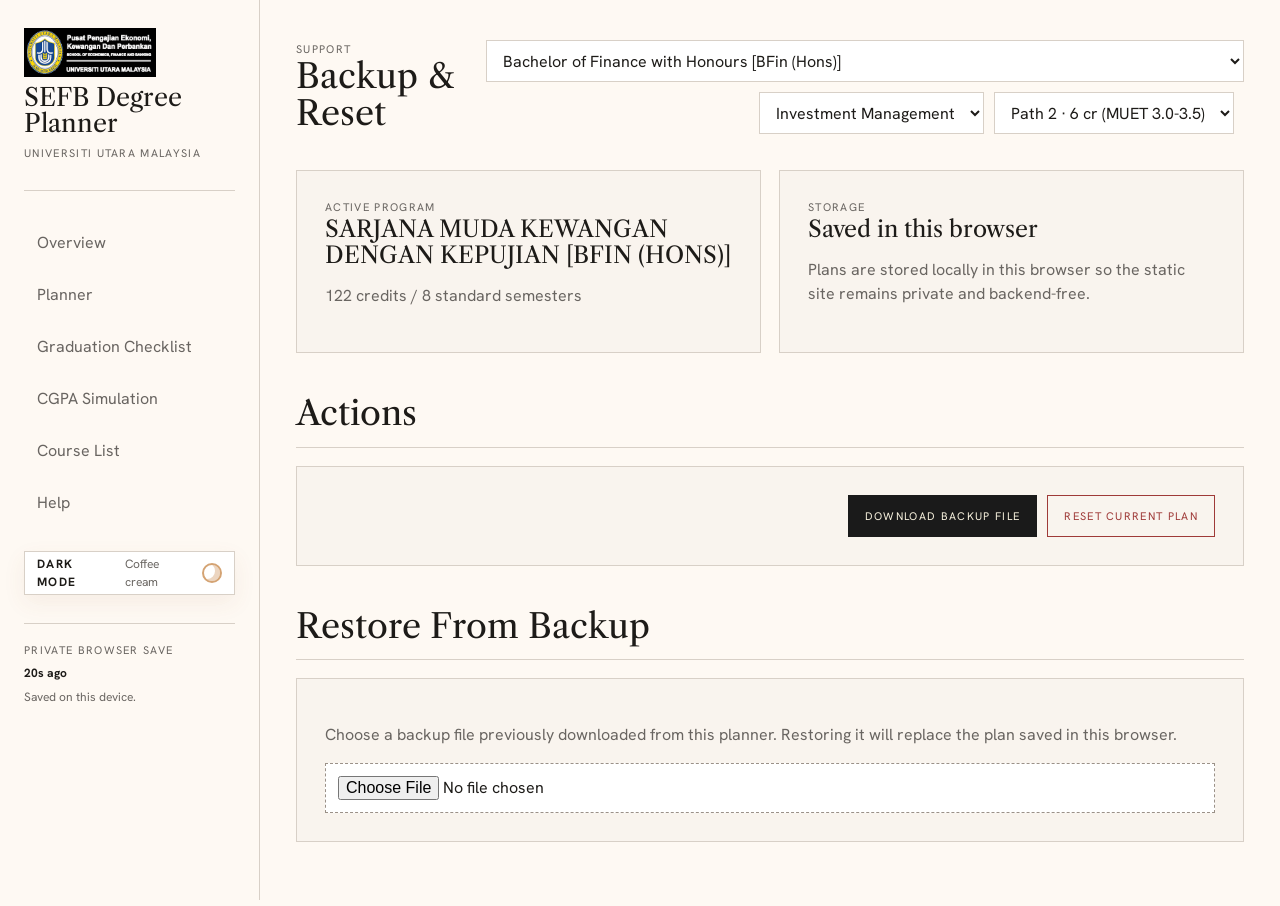
<file: profile.html>
<!doctype html>
<html lang="en">
<head>
  <meta charset="utf-8">
  <meta name="viewport" content="width=device-width, initial-scale=1">
  <title>SEFB Planner / Backup & Reset</title>
  <link rel="preconnect" href="https://fonts.googleapis.com">
  <link rel="preconnect" href="https://fonts.gstatic.com" crossorigin>
  <link href="https://fonts.googleapis.com/css2?family=Hanken+Grotesk:wght@300;400;600;700&family=Libre+Caslon+Text:wght@400;700&display=swap" rel="stylesheet">
  <link rel="icon" href="assets/img/sefb.png">
  <link rel="stylesheet" href="assets/css/styles.css?v=20260608b">
</head>
<body data-page="profile">
  <div class="site-shell">
    <aside class="side">
      <div class="brand"><img class="brand-mark" src="assets/img/sefb.png" alt="SEFB"><div class="brand-title">SEFB Degree Planner</div><div class="brand-sub">UNIVERSITI UTARA MALAYSIA</div></div>
      <nav class="nav" data-nav></nav>
    </aside>
    <main class="main">
      <div class="container">
        <div class="topbar">
          <div><div class="eyebrow">Support</div><h2>Backup & Reset</h2></div>
          <div class="program-controls"><select class="select" data-program-select></select><span id="trackControl"></span><span id="pathControl"></span><span id="langControl"></span></div>
        </div>
        <section class="grid cols-2">
          <div class="panel">
            <div class="eyebrow">Active program</div>
            <h3 id="profileProgram">--</h3>
            <p class="muted" id="profileMeta">--</p>
          </div>
          <div class="panel">
            <div class="eyebrow">Storage</div>
            <h3 id="profileStored">--</h3>
            <p class="muted">Plans are stored locally in this browser so the static site remains private and backend-free.</p>
          </div>
        </section>
        <div class="section-head"><h2>Actions</h2></div>
        <section class="panel">
          <div class="inline-actions">
            <button class="button solid" id="exportJson">Download backup file</button>
            <button class="button danger" id="resetPlan">Reset current plan</button>
          </div>
        </section>
        <div class="section-head"><h2>Restore From Backup</h2></div>
        <section class="panel">
          <p class="muted">Choose a backup file previously downloaded from this planner. Restoring it will replace the plan saved in this browser.</p>
          <input class="file-input" id="importJson" type="file" accept="application/json,.json">
        </section>
      </div>
    </main>
  </div>
  <script src="assets/js/sefb-data.js"></script>
  <script src="assets/js/app.js?v=20260608b"></script>
</body>
</html>
</file>
<file: assets/css/styles.css>
:root {
  --surface: #fef9f3;
  --bone: #f9f4ee;
  --paper: #ffffff;
  --ink: #1d1b18;
  --muted: #696561;
  --line: #d8d0c7;
  --line-strong: #9b9188;
  --charcoal: #1a1a1a;
  --cream: #f8f2de;
  --amber: #d4a373;
  --brown: #9a5d2d;
  --green: #356859;
  --red: #9f3a38;
  --blue: #385f7c;
  --class-fail: #9f3a38;
  --class-lower: #4f7a62;
  --class-upper: #385f7c;
  --class-first: #b1783a;
  --max: 1280px;
}

body.dark-mode {
  --surface: #15110d;
  --bone: #1d1812;
  --paper: #221c15;
  --ink: #f6efe5;
  --muted: #b8aa9b;
  --line: #3c3128;
  --line-strong: #756554;
  --charcoal: #11100e;
  --cream: #fff3dc;
  --amber: #c58b4f;
  --brown: #d1a06d;
  --green: #74a38d;
  --red: #d36f68;
  --blue: #79a2bf;
  --class-fail: #d36f68;
  --class-lower: #74a38d;
  --class-upper: #79a2bf;
  --class-first: #d19a5d;
}

* { box-sizing: border-box; }
html { overflow-x: hidden; }

body {
  margin: 0;
  font-family: "Hanken Grotesk", Arial, sans-serif;
  color: var(--ink);
  background: var(--surface);
  line-height: 1.5;
  overflow-x: hidden;
}

a { color: inherit; text-decoration: none; }
button, input, select { font: inherit; }

.site-shell {
  min-height: 100vh;
  display: grid;
  grid-template-columns: 260px minmax(0, 1fr);
}

.side {
  position: sticky;
  top: 0;
  height: 100vh;
  padding: 28px 24px;
  background: rgba(254, 249, 243, .88);
  border-right: 1px solid var(--line);
  backdrop-filter: blur(12px);
}

body.dark-mode .side {
  background: rgba(21, 17, 13, .92);
}

.brand {
  display: grid;
  gap: 8px;
  padding-bottom: 28px;
  border-bottom: 1px solid var(--line);
}

.brand-mark {
  width: 132px;
  height: auto;
  object-fit: contain;
}

.brand-title {
  font-family: "Libre Caslon Text", Georgia, serif;
  font-size: 25px;
  line-height: 1.05;
}

.brand-sub, .eyebrow, .label {
  color: var(--muted);
  font-size: 11px;
  letter-spacing: .12em;
  text-transform: uppercase;
}

.nav {
  display: grid;
  gap: 4px;
  margin-top: 28px;
}

.nav a {
  padding: 11px 12px;
  border: 1px solid transparent;
  color: var(--muted);
}

.nav a:hover {
  color: var(--ink);
  background: rgba(26,26,26,.04);
}

.nav a.active {
  color: var(--ink);
  border-color: var(--line);
  background: var(--bone);
  box-shadow: inset 4px 0 0 var(--amber);
}

.theme-card {
  margin-top: 24px;
}

.theme-toggle {
  width: 100%;
  min-height: 44px;
  display: flex;
  align-items: center;
  justify-content: space-between;
  gap: 12px;
  padding: 0 12px;
  border: 1px solid var(--line);
  background: var(--paper);
  color: var(--ink);
  cursor: pointer;
  text-align: left;
  box-shadow: 0 8px 22px rgba(154,93,45,.08);
}

.theme-toggle:hover {
  border-color: var(--amber);
}

.theme-toggle strong {
  font-size: 12px;
  letter-spacing: .12em;
  text-transform: uppercase;
}

.theme-toggle span {
  color: var(--muted);
  font-size: 12px;
}

.theme-toggle::after {
  content: "";
  width: 16px;
  height: 16px;
  border: 2px solid var(--amber);
  border-radius: 50%;
  box-shadow: inset -5px -2px 0 color-mix(in srgb, var(--amber) 45%, transparent);
  flex: 0 0 auto;
}

body.dark-mode .theme-toggle {
  box-shadow: 0 10px 24px rgba(0,0,0,.22);
}

body.dark-mode .theme-toggle::after {
  background: var(--amber);
  box-shadow: 0 0 14px color-mix(in srgb, var(--amber) 48%, transparent);
}

.save-card {
  margin-top: 28px;
  padding-top: 18px;
  border-top: 1px solid var(--line);
  color: var(--muted);
  font-size: 12px;
}

.save-card strong {
  display: block;
  color: var(--ink);
  margin: 6px 0;
}

.save-card p { margin: 0; }
.save-card { overflow-wrap: anywhere; }

.main {
  padding: 40px 56px 64px;
}

.container {
  max-width: var(--max);
  margin: 0 auto;
}

.topbar {
  display: flex;
  align-items: center;
  justify-content: space-between;
  gap: 18px;
  margin-bottom: 36px;
}

.program-controls {
  display: flex;
  flex-wrap: wrap;
  gap: 10px;
  align-items: center;
  justify-content: flex-end;
}

body[data-page="planner"] .topbar {
  display: grid;
  grid-template-columns: minmax(250px, 330px) minmax(0, 1fr);
  align-items: stretch;
  gap: 18px;
  padding: 16px;
  border: 1px solid color-mix(in srgb, var(--brown) 18%, var(--line));
  background:
    linear-gradient(135deg, color-mix(in srgb, var(--amber) 10%, transparent), transparent 42%),
    linear-gradient(180deg, color-mix(in srgb, var(--paper) 82%, var(--bone)), color-mix(in srgb, var(--bone) 88%, var(--surface)));
  box-shadow: 0 12px 28px rgba(90,57,33,.06);
}

body[data-page="planner"] .planner-title-card {
  min-width: 0;
  display: grid;
  align-content: center;
  padding: 14px 18px;
  border: 1px solid color-mix(in srgb, var(--brown) 18%, var(--line));
  background:
    linear-gradient(180deg, rgba(255,255,255,.38), rgba(255,255,255,0) 48%),
    color-mix(in srgb, var(--amber) 8%, var(--bone));
}

body.dark-mode[data-page="planner"] .topbar {
  background:
    linear-gradient(135deg, rgba(197,139,79,.10), rgba(197,139,79,0) 48%),
    linear-gradient(180deg, #211810, #18120d);
  box-shadow: 0 22px 44px rgba(0,0,0,.24);
}

body.dark-mode[data-page="planner"] .planner-title-card {
  border-color: color-mix(in srgb, var(--brown) 30%, var(--line));
  background:
    linear-gradient(180deg, rgba(255,243,220,.05), rgba(255,243,220,0) 50%),
    color-mix(in srgb, var(--amber) 7%, var(--bone));
}

body[data-page="planner"] #plannerTitle {
  margin-top: 6px;
  font-size: clamp(22px, 1.55vw, 26px);
  font-weight: 400;
  line-height: 1.12;
  max-width: 310px;
  overflow-wrap: break-word;
  word-break: normal;
}

body[data-page="planner"] .program-controls {
  display: grid;
  grid-template-columns: repeat(2, minmax(220px, 1fr));
  gap: 10px;
  align-items: stretch;
  justify-content: stretch;
}

body[data-page="planner"] .program-controls > span {
  display: contents;
}

body[data-page="planner"] .program-controls [data-program-select] {
  grid-column: 1 / -1;
  min-width: 0;
}

body[data-page="planner"] .program-controls .button,
body[data-page="planner"] .program-controls .select {
  min-height: 44px;
}

body[data-page="planner"] .program-controls .select {
  background:
    linear-gradient(180deg, rgba(255,255,255,.58), rgba(255,255,255,.16)),
    color-mix(in srgb, var(--paper) 86%, var(--bone));
  border-color: color-mix(in srgb, var(--brown) 16%, var(--line));
}

.select, .input {
  width: 100%;
  max-width: 100%;
  min-width: 0;
  min-height: 42px;
  border: 1px solid var(--line);
  background: var(--paper);
  color: var(--ink);
  padding: 0 12px;
  border-radius: 0;
}

[data-program-select] {
  min-width: min(520px, 100%);
}

.hero {
  min-height: 360px;
  display: grid;
  grid-template-columns: minmax(0, 1.3fr) minmax(280px, .7fr);
  gap: 40px;
  align-items: end;
  padding: 42px;
  background:
    linear-gradient(90deg, rgba(26,26,26,.78), rgba(26,26,26,.2)),
    url("../img/sefb-building.jpg") center/cover;
  color: var(--cream);
  margin-bottom: 32px;
}

.hero .panel {
  color: var(--ink);
}

.home-hero {
  min-height: 560px;
  grid-template-columns: minmax(0, 1fr);
  align-items: end;
  background:
    linear-gradient(90deg, rgba(10,10,10,.84), rgba(10,10,10,.58) 42%, rgba(10,10,10,.18) 78%),
    url("../img/dms.jpeg") center/cover;
}

.hero-copy {
  width: 100%;
  max-width: 860px;
  min-width: 0;
}

.hero-actions {
  display: flex;
  flex-wrap: wrap;
  gap: 12px;
  margin-top: 24px;
}

.hero-metrics {
  display: grid;
  grid-template-columns: repeat(3, minmax(0, 1fr));
  gap: 0;
  max-width: 820px;
  margin-top: 36px;
  border-top: 1px solid rgba(248,242,222,.5);
  border-bottom: 1px solid rgba(248,242,222,.5);
}

.hero-metric {
  padding: 16px 18px;
  border-right: 1px solid rgba(248,242,222,.35);
}

.hero-metric:last-child {
  border-right: 0;
}

.hero-metric strong {
  display: block;
  font-family: "Libre Caslon Text", Georgia, serif;
  font-size: 30px;
  line-height: 1;
}

.hero-metric .eyebrow {
  color: rgba(248,242,222,.78);
}

.visual-band {
  display: grid;
  grid-template-columns: minmax(0, .82fr) minmax(360px, 1.18fr);
  gap: 28px;
  align-items: center;
  margin: 46px 0;
  padding: 34px;
  background: var(--charcoal);
  color: var(--cream);
}

.visual-band p {
  color: rgba(248,242,222,.78);
}

.visual-photo {
  position: relative;
  min-height: 360px;
  margin: 0;
  border: 1px solid rgba(248,242,222,.24);
  background: rgba(248,242,222,.06);
  overflow: hidden;
}

.visual-photo::after {
  content: "";
  position: absolute;
  inset: 0;
  background: linear-gradient(180deg, transparent 62%, rgba(25,25,24,.28));
  pointer-events: none;
}

.visual-photo img {
  display: block;
  width: 100%;
  height: 360px;
  object-fit: cover;
}

.feature-list {
  display: grid;
  grid-template-columns: repeat(3, minmax(0, 1fr));
  gap: 18px;
  margin: 34px 0;
}

.feature-card {
  padding: 28px;
  background: var(--bone);
  border: 1px solid var(--line);
}

.feature-card .num {
  font-family: "Libre Caslon Text", Georgia, serif;
  font-size: 46px;
  line-height: 1;
  color: var(--amber);
}

h1, h2, h3 {
  font-family: "Libre Caslon Text", Georgia, serif;
  font-weight: 400;
  margin: 0;
}

h1 {
  font-size: clamp(38px, 6vw, 76px);
  line-height: .98;
  max-width: 900px;
}

h2 { font-size: 34px; line-height: 1.1; }
h3 { font-size: 23px; line-height: 1.15; }

.lead {
  width: 100%;
  max-width: 720px;
  font-size: 18px;
  color: inherit;
  opacity: .9;
  overflow-wrap: break-word;
}

.grid {
  display: grid;
  gap: 18px;
}

.grid.cols-2 { grid-template-columns: repeat(2, minmax(0, 1fr)); }
.grid.cols-3 { grid-template-columns: repeat(3, minmax(0, 1fr)); }
.grid.cols-4 { grid-template-columns: repeat(4, minmax(0, 1fr)); }
#semesters.grid.cols-2 { grid-template-columns: repeat(auto-fit, minmax(min(760px, 100%), 1fr)); }

.semester-add-panel {
  display: flex;
  justify-content: center;
  margin-top: 32px;
  padding: 24px;
  border: 1px dashed var(--line-strong);
  background: color-mix(in srgb, var(--bone) 74%, transparent);
}

.semester-add-panel .button {
  min-width: 220px;
  min-height: 50px;
  background: var(--paper);
  font-size: 12px;
  font-weight: 800;
}

.panel, .stat, .course, .semester {
  background: var(--bone);
  border: 1px solid var(--line);
}

.panel { padding: 28px; }
.stat { padding: 22px; }

.stat-value {
  font-family: "Libre Caslon Text", Georgia, serif;
  font-size: 40px;
  line-height: 1;
}

.stat-note,
.credit-note {
  margin-top: 10px;
  font-size: 12px;
  line-height: 1.35;
}

.muted { color: var(--muted); }

.cgpa-overview {
  display: grid;
  grid-template-columns: minmax(0, 1fr);
  gap: 28px;
  max-width: 760px;
  margin: 32px 0;
  margin-inline: auto;
}

.cgpa-gauge-card,
.cgpa-standing-card {
  border: 1px solid var(--line);
  background: var(--bone);
}

.cgpa-gauge-card {
  display: grid;
  justify-items: center;
  gap: 18px;
  padding: 36px 28px;
  text-align: center;
}

.cgpa-gauge {
  --cgpa: 0%;
  --cgpa-angle: 0deg;
  --tone: var(--line-strong);
  position: relative;
  display: grid;
  place-items: center;
  width: min(330px, 78vw);
  aspect-ratio: 1;
  border-radius: 50%;
  background:
    radial-gradient(circle at 42% 35%, rgba(255,255,255,.18) 0 9%, transparent 28%),
    radial-gradient(circle at center, var(--bone) 0 59%, transparent 60%),
    radial-gradient(circle at center, transparent 0 61%, rgba(255,255,255,.34) 61.4% 63%, transparent 64%),
    conic-gradient(
      var(--class-fail) 0 50%,
      var(--class-lower) 50% 75%,
      var(--class-upper) 75% 91.75%,
      var(--class-first) 91.75% 100%
    );
  box-shadow:
    inset 0 18px 30px rgba(255,255,255,.12),
    inset 0 -18px 26px rgba(62,38,21,.16),
    0 24px 48px rgba(154,93,45,.15),
    0 0 0 10px color-mix(in srgb, var(--tone) 7%, transparent);
  overflow: hidden;
  isolation: isolate;
  transition: box-shadow .35s ease;
  animation: cgpaGaugeLift 5.5s ease-in-out infinite;
}

.cgpa-overview[data-tone="first"] { --standing-tone: var(--class-first); }
.cgpa-overview[data-tone="upper"] { --standing-tone: var(--class-upper); }
.cgpa-overview[data-tone="lower"] { --standing-tone: var(--class-lower); }
.cgpa-overview[data-tone="fail"] { --standing-tone: var(--class-fail); }

.cgpa-gauge[data-tone="first"] { --tone: var(--class-first); }
.cgpa-gauge[data-tone="upper"] { --tone: var(--class-upper); }
.cgpa-gauge[data-tone="lower"] { --tone: var(--class-lower); }
.cgpa-gauge[data-tone="fail"] { --tone: var(--class-fail); }

.cgpa-gauge::after {
  content: "";
  position: absolute;
  inset: 22px;
  border-radius: 50%;
  border: 1px solid color-mix(in srgb, var(--tone) 28%, var(--line));
  background:
    radial-gradient(circle at 42% 32%, color-mix(in srgb, var(--paper) 56%, transparent), transparent 31%),
    radial-gradient(circle at 50% 45%, transparent 0 53%, color-mix(in srgb, var(--tone) 12%, transparent) 54% 55%, transparent 56%),
    var(--bone);
  box-shadow:
    inset 0 14px 26px rgba(255,255,255,.18),
    inset 0 -16px 28px rgba(64,42,24,.10);
  z-index: 1;
}

.cgpa-gauge::before {
  content: "";
  position: absolute;
  inset: 0;
  border-radius: 50%;
  background:
    radial-gradient(circle at 50% 5.5%, rgba(255,255,255,.82) 0 3px, var(--tone) 4px 11px, color-mix(in srgb, var(--tone) 55%, #3a2515) 12px 15px, transparent 16px);
  filter:
    drop-shadow(0 4px 5px rgba(48,31,18,.36))
    drop-shadow(0 0 12px color-mix(in srgb, var(--tone) 44%, transparent));
  transform: rotate(var(--cgpa-angle));
  transition: transform 1s cubic-bezier(.2,.7,.18,1), filter .35s ease;
  z-index: 3;
}

@keyframes cgpaGaugeLift {
  0%, 100% { transform: translateY(0); }
  50% { transform: translateY(-3px); }
}

body.dark-mode .cgpa-gauge {
  box-shadow:
    inset 0 18px 30px rgba(255,243,220,.06),
    inset 0 -20px 30px rgba(0,0,0,.28),
    0 28px 56px rgba(0,0,0,.32),
    0 0 34px color-mix(in srgb, var(--tone) 18%, transparent);
}

@media (prefers-reduced-motion: reduce) {
  .cgpa-gauge {
    animation: none;
  }

  .cgpa-gauge::before {
    transition: none;
  }
}

.cgpa-gauge-core {
  position: relative;
  z-index: 2;
  display: grid;
  gap: 8px;
}

.cgpa-gauge-core strong {
  font-family: "Libre Caslon Text", Georgia, serif;
  font-size: clamp(62px, 8vw, 92px);
  font-weight: 400;
  line-height: .9;
}

.cgpa-gauge-core span {
  color: var(--muted);
  font-size: 11px;
  letter-spacing: .24em;
  text-transform: uppercase;
}

.cgpa-gauge-card h2 {
  color: var(--standing-tone, var(--brown));
}

.cgpa-band-legend {
  display: grid;
  grid-template-columns: repeat(2, minmax(150px, 1fr));
  gap: 10px 18px;
  width: min(430px, 100%);
  margin-top: 4px;
  padding: 16px;
  border: 1px solid var(--line);
  background: color-mix(in srgb, var(--bone) 80%, var(--paper));
  color: var(--ink);
  text-align: left;
}

.cgpa-band-legend span {
  display: inline-flex;
  align-items: center;
  gap: 9px;
  font-size: 13px;
  font-weight: 800;
  line-height: 1.25;
}

.band-dot {
  flex: 0 0 auto;
  width: 14px;
  height: 14px;
  border-radius: 999px;
}

.band-dot.fail { background: var(--class-fail); }
.band-dot.lower { background: var(--class-lower); }
.band-dot.upper { background: var(--class-upper); }
.band-dot.first { background: var(--class-first); }

.cgpa-standing-card {
  padding: 36px;
}

.cgpa-standing-card h2 {
  margin-bottom: 8px;
  color: var(--standing-tone, var(--brown));
}

.standing-stats {
  display: grid;
  grid-template-columns: repeat(3, minmax(0, 1fr));
  gap: 16px;
  margin-top: 30px;
}

.button {
  display: inline-flex;
  min-height: 42px;
  align-items: center;
  justify-content: center;
  gap: 8px;
  padding: 0 16px;
  border: 1px solid var(--charcoal);
  background: transparent;
  color: var(--charcoal);
  cursor: pointer;
  text-transform: uppercase;
  font-size: 11px;
  letter-spacing: .12em;
}

.button.solid {
  background: var(--charcoal);
  color: var(--cream);
}

.button.danger {
  border-color: var(--red);
  color: var(--red);
}

.button:hover {
  background: var(--charcoal);
  color: var(--cream);
}

body.dark-mode .button {
  border-color: var(--line-strong);
  color: var(--ink);
}

body.dark-mode .button.solid,
body.dark-mode .button:hover {
  border-color: var(--amber);
  background: var(--amber);
  color: #15110d;
}

body.dark-mode .button.danger {
  border-color: var(--red);
  color: var(--red);
  background: transparent;
}

.hero .button,
.visual-band .button {
  border-color: rgba(248,242,222,.82);
  color: var(--cream);
}

.hero .button.solid,
.visual-band .button.solid {
  border-color: var(--cream);
  background: var(--cream);
  color: var(--charcoal);
}

.hero .button:hover,
.visual-band .button:hover {
  background: var(--cream);
  color: var(--charcoal);
}

.section-head {
  display: flex;
  align-items: end;
  justify-content: space-between;
  gap: 18px;
  margin: 42px 0 18px;
  border-bottom: 1px solid var(--line);
  padding-bottom: 14px;
}

.progress {
  height: 8px;
  background: var(--paper);
  border: 1px solid var(--line);
  margin-top: 12px;
}

.progress > span {
  display: block;
  height: 100%;
  width: var(--w, 0%);
  background: var(--charcoal);
}

.semester {
  min-height: 0;
  background:
    linear-gradient(180deg, color-mix(in srgb, var(--paper) 92%, var(--bone)), color-mix(in srgb, var(--bone) 72%, var(--paper)));
  border: 1px solid color-mix(in srgb, var(--brown) 18%, var(--line));
  box-shadow: 0 16px 34px rgba(90,57,33,.06);
}

.semester-head {
  display: flex;
  align-items: center;
  justify-content: space-between;
  gap: 12px;
  padding: 15px 18px;
  border-bottom: 1px solid color-mix(in srgb, var(--brown) 18%, var(--line));
  background:
    linear-gradient(180deg, color-mix(in srgb, var(--amber) 12%, var(--paper)), color-mix(in srgb, var(--bone) 86%, var(--paper)));
  color: var(--ink);
}

.semester-head strong {
  font-size: 17px;
  font-weight: 800;
  letter-spacing: -.01em;
}

.semester-head > div:first-child {
  display: grid;
  gap: 2px;
}

.semester-head > div:first-child span {
  color: color-mix(in srgb, var(--brown) 55%, var(--muted));
  font-size: 12px;
  font-weight: 700;
}

.semester-meta {
  display: flex;
  flex-wrap: wrap;
  align-items: center;
  justify-content: flex-end;
  gap: 14px;
}

.dean-button {
  position: relative;
  overflow: hidden;
  min-height: 34px;
  border: 1px solid color-mix(in srgb, var(--amber) 46%, var(--line));
  border-radius: 999px;
  background: color-mix(in srgb, var(--amber) 14%, var(--paper));
  color: color-mix(in srgb, var(--brown) 82%, var(--ink));
  box-shadow: none;
  padding: 0 14px;
  font-size: 12px;
  font-weight: 800;
  letter-spacing: .02em;
  text-transform: none;
}

.dean-button::after {
  content: "";
  position: absolute;
  inset: 0;
  background: linear-gradient(120deg, transparent 0 35%, rgba(255,255,255,.26) 45%, transparent 56% 100%);
  transform: translateX(-110%);
  transition: transform .28s ease;
}

.dean-button:hover::after {
  transform: translateX(110%);
}

.dean-button:hover {
  border-color: var(--amber);
  background: color-mix(in srgb, var(--amber) 22%, var(--paper));
  color: var(--ink);
}

.session-select {
  width: 112px;
  min-height: 36px;
  border-color: var(--line);
  border-radius: 0;
  background: var(--paper);
  color: var(--ink);
  box-shadow: none;
  padding: 0 12px;
  font-size: 14px;
  font-weight: 800;
}

.session-select option {
  background: var(--paper);
  color: var(--ink);
}

.semester-meta > span {
  min-width: 82px;
  color: var(--ink);
  font-size: 16px;
  font-weight: 800;
  line-height: 1;
}

.term-gpa {
  display: grid;
  gap: 2px;
  min-width: 82px;
  text-align: right;
}

.term-gpa span {
  color: var(--muted);
  font-size: 10px;
  letter-spacing: .12em;
  line-height: 1;
  text-transform: uppercase;
}

.term-gpa strong {
  color: var(--ink);
  font-family: "Libre Caslon Text", Georgia, serif;
  font-size: 23px;
  font-weight: 400;
  line-height: 1;
}

.semester-body {
  padding: 14px 18px 16px;
  display: grid;
  gap: 0;
}

.course {
  display: grid;
  grid-template-columns: 86px minmax(260px, 1fr) 52px minmax(285px, auto);
  gap: 16px;
  align-items: center;
  min-height: 72px;
  padding: 13px 12px 13px 14px;
  background: transparent;
  border-width: 0 0 1px 0;
  border-left-width: 5px;
  border-bottom-color: var(--line);
}

.course-code {
  color: var(--muted);
  font-size: 12px;
  letter-spacing: .08em;
}

.course-main {
  min-width: 0;
}

.course-title {
  display: flex;
  align-items: center;
  gap: 8px;
  flex-wrap: wrap;
  font-weight: 700;
  line-height: 1.25;
}

.lock-badge,
.retake-badge {
  display: inline-flex;
  align-items: center;
  min-height: 20px;
  padding: 2px 7px;
  border: 1px solid color-mix(in srgb, var(--red) 50%, var(--paper));
  border-radius: 999px;
  color: var(--red);
  background: color-mix(in srgb, var(--red) 10%, var(--paper));
  font-family: "Hanken Grotesk", system-ui, sans-serif;
  font-size: 10px;
  font-weight: 800;
  letter-spacing: .1em;
  text-transform: uppercase;
}

.retake-badge {
  border-color: color-mix(in srgb, var(--amber) 58%, var(--paper));
  color: var(--brown);
  background: color-mix(in srgb, var(--amber) 13%, var(--paper));
}

.course-sub {
  margin-top: 3px;
  color: var(--muted);
  font-size: 12px;
  overflow: hidden;
  text-overflow: ellipsis;
  white-space: nowrap;
}

.course-lock {
  width: fit-content;
  margin-top: 6px;
  padding: 3px 7px;
  border: 1px solid color-mix(in srgb, var(--red) 32%, var(--paper));
  background: color-mix(in srgb, var(--red) 8%, var(--paper));
  color: var(--red);
  font-size: 11px;
}

.course-credit {
  white-space: nowrap;
  font-size: 12px;
  font-weight: 700;
  letter-spacing: .08em;
}

.pill {
  display: inline-flex;
  align-items: center;
  min-height: 24px;
  padding: 2px 8px;
  border: 1px solid var(--line);
  border-radius: 999px;
  font-size: 11px;
  color: var(--muted);
  background: var(--paper);
}

.cat-A { --cat:#b8892f; --cat-bg:linear-gradient(135deg,rgba(184,137,47,.17),rgba(254,249,243,.94)); }
.cat-B { --cat:#4f7a62; --cat-bg:linear-gradient(135deg,rgba(79,122,98,.17),rgba(254,249,243,.94)); }
.cat-C { --cat:#385f7c; --cat-bg:linear-gradient(135deg,rgba(56,95,124,.16),rgba(254,249,243,.94)); }
.cat-D { --cat:#8b5a3c; --cat-bg:linear-gradient(135deg,rgba(139,90,60,.17),rgba(254,249,243,.94)); }
.cat-E { --cat:#755d8f; --cat-bg:linear-gradient(135deg,rgba(117,93,143,.15),rgba(254,249,243,.94)); }
.cat-F { --cat:#b06f3d; --cat-bg:linear-gradient(135deg,rgba(176,111,61,.17),rgba(254,249,243,.94)); }
.cat-G { --cat:#9f4f3f; --cat-bg:linear-gradient(135deg,rgba(159,79,63,.16),rgba(254,249,243,.94)); }
.cat-H { --cat:#4f7d83; --cat-bg:linear-gradient(135deg,rgba(79,125,131,.16),rgba(254,249,243,.94)); }

.course[class*="cat-"] {
  border-left-color: var(--cat);
  background: linear-gradient(90deg, color-mix(in srgb, var(--cat) 7%, var(--surface)), var(--paper) 46%);
}

.course.locked {
  border-left-color: var(--red);
  background:
    linear-gradient(90deg, color-mix(in srgb, var(--red) 13%, var(--surface)), color-mix(in srgb, var(--red) 5%, var(--paper)) 48%);
}

.course.locked .grade-select:disabled {
  opacity: .62;
  cursor: not-allowed;
}

body.dark-mode .course[class*="cat-"] {
  background:
    linear-gradient(90deg, color-mix(in srgb, var(--cat) 12%, var(--paper)), color-mix(in srgb, var(--paper) 88%, var(--bone)) 46%);
}

body.dark-mode .course.locked {
  background:
    linear-gradient(90deg, color-mix(in srgb, var(--red) 22%, var(--paper)), color-mix(in srgb, var(--red) 8%, var(--bone)) 48%);
}

body.dark-mode .course-lock {
  border-color: color-mix(in srgb, var(--red) 34%, var(--line));
  background: color-mix(in srgb, var(--red) 12%, var(--paper));
}

body.dark-mode .lock-badge {
  border-color: color-mix(in srgb, var(--red) 52%, var(--line));
  background: color-mix(in srgb, var(--red) 16%, var(--paper));
}

body.dark-mode .retake-badge {
  border-color: color-mix(in srgb, var(--amber) 54%, var(--line));
  color: #e0b27d;
  background: color-mix(in srgb, var(--amber) 14%, var(--paper));
}

.cat-pill[class*="cat-"] {
  color: var(--cat);
  border-color: color-mix(in srgb, var(--cat) 34%, var(--surface));
  background: color-mix(in srgb, var(--cat) 10%, var(--surface));
  font-weight: 700;
}

.category-legend {
  margin-bottom: 18px;
  padding: 18px 20px;
  border-color: color-mix(in srgb, var(--brown) 15%, var(--line));
  background:
    linear-gradient(135deg, color-mix(in srgb, var(--amber) 7%, transparent), transparent 48%),
    color-mix(in srgb, var(--bone) 82%, var(--paper));
  box-shadow: 0 12px 28px rgba(90,57,33,.05);
}

.legend-chips {
  display: flex;
  flex-wrap: wrap;
  gap: 10px;
}

.legend-chip {
  position: relative;
  display: inline-flex;
  align-items: center;
  gap: 8px;
  min-height: 34px;
  padding: 7px 11px;
  border: 1px solid color-mix(in srgb, var(--cat) 24%, var(--line));
  border-radius: 999px;
  background: color-mix(in srgb, var(--cat) 8%, var(--paper));
  color: var(--ink);
  box-shadow: none;
}

.legend-chip::before {
  content: "";
  position: static;
  width: 8px;
  height: 8px;
  flex: 0 0 auto;
  border-radius: 999px;
  background: var(--cat);
  box-shadow: none;
}

.legend-chip strong {
  font-size: 11px;
  text-transform: uppercase;
  letter-spacing: .08em;
  color: color-mix(in srgb, var(--cat) 70%, var(--ink));
}

.legend-chip span {
  font-size: 13px;
  font-weight: 700;
  color: var(--ink);
}

body.dark-mode .legend-chip {
  border-color: color-mix(in srgb, var(--cat) 46%, var(--line));
  background: color-mix(in srgb, var(--cat) 10%, var(--paper));
  box-shadow: none;
}

body.dark-mode .legend-chip strong {
  color: color-mix(in srgb, var(--cat) 82%, var(--cream));
}

body.dark-mode .legend-chip span {
  color: var(--ink);
}

.commitment-note {
  margin-top: 12px;
  color: var(--muted);
  font-size: 12px;
}

.inline-actions {
  display: flex;
  flex-wrap: nowrap;
  gap: 10px;
  align-items: end;
  justify-content: flex-end;
}

.course-action {
  display: grid;
  gap: 4px;
}

.course-action span {
  color: var(--muted);
  font-size: 9px;
  font-weight: 800;
  letter-spacing: .12em;
  line-height: 1;
  text-transform: uppercase;
}

.mini-button {
  border: 1px solid var(--line);
  background:
    linear-gradient(180deg, rgba(255,255,255,.44), rgba(255,255,255,.10)),
    color-mix(in srgb, var(--paper) 86%, var(--bone));
  min-height: 42px;
  min-width: 40px;
  padding: 0 9px;
  cursor: pointer;
}

.mini-button:hover {
  border-color: var(--ink);
}

.remove-button {
  color: var(--muted);
  min-width: 122px;
  padding: 0 12px;
  font-size: 11px;
  font-weight: 700;
  letter-spacing: .08em;
  line-height: 1;
  text-transform: uppercase;
}

.remove-button:hover {
  color: var(--red);
}

.compact-select {
  flex: 0 0 132px;
  width: 132px;
}

.grade-select {
  flex: 0 0 78px;
  width: 78px;
}

.empty-state {
  display: grid;
  gap: 2px;
  padding: 18px 16px;
  border: 1px dashed color-mix(in srgb, var(--brown) 24%, var(--line));
  background:
    linear-gradient(135deg, color-mix(in srgb, var(--amber) 8%, transparent), transparent 55%),
    color-mix(in srgb, var(--bone) 74%, var(--paper));
  color: var(--muted);
}

.empty-state strong {
  color: var(--ink);
}

.dropdown-add {
  display: grid;
  grid-template-columns: minmax(0, 1fr) auto;
  gap: 10px;
  padding: 0;
}

.add-select {
  background:
    linear-gradient(180deg, rgba(255,255,255,.62), rgba(255,255,255,.20)),
    color-mix(in srgb, var(--paper) 82%, var(--bone));
  color: var(--ink);
  border-color: color-mix(in srgb, var(--brown) 30%, var(--line));
  font-weight: 700;
}

.dropdown-add .button.solid {
  background:
    linear-gradient(180deg, color-mix(in srgb, var(--amber) 20%, var(--charcoal)), var(--charcoal));
  border-color: color-mix(in srgb, var(--brown) 38%, var(--charcoal));
}

body.dark-mode .semester {
  background:
    linear-gradient(180deg, color-mix(in srgb, var(--amber) 5%, var(--paper)), var(--bone));
  border-color: color-mix(in srgb, var(--brown) 28%, var(--line));
  box-shadow: 0 18px 38px rgba(0,0,0,.20);
}

body.dark-mode .semester-head {
  background:
    linear-gradient(180deg, rgba(197,139,79,.11), rgba(197,139,79,.03)),
    var(--paper);
  border-bottom-color: color-mix(in srgb, var(--brown) 28%, var(--line));
}

body.dark-mode .category-legend,
body.dark-mode .empty-state {
  background:
    linear-gradient(135deg, rgba(197,139,79,.07), transparent 55%),
    var(--bone);
}

body.dark-mode[data-page="planner"] .program-controls .select,
body.dark-mode .add-select,
body.dark-mode .mini-button {
  border-color: color-mix(in srgb, var(--brown) 28%, var(--line));
  background:
    linear-gradient(180deg, rgba(255,243,220,.05), rgba(255,243,220,0)),
    var(--paper);
  color: var(--ink);
}

body.dark-mode .dropdown-add .button.solid {
  border-color: color-mix(in srgb, var(--amber) 50%, var(--line));
  background: var(--amber);
  color: #15110d;
}

.add-select optgroup {
  color: var(--ink);
  background: var(--paper);
  font-weight: 900;
}

.add-select option {
  color: var(--ink);
  background: var(--paper);
}

.audit-item {
  display: grid;
  grid-template-columns: 26px minmax(0, 1fr) auto;
  gap: 12px;
  align-items: center;
  padding: 14px 0;
  border-bottom: 1px solid var(--line);
}

.ok { color: var(--green); }
.bad { color: var(--red); }
.warn { color: #8a5a12; }

.audit-hero-head {
  display: flex;
  align-items: flex-start;
  justify-content: space-between;
  gap: 28px;
  margin-bottom: 44px;
}

.audit-hero-head h2 {
  font-size: clamp(42px, 5vw, 66px);
  line-height: .98;
}

.audit-hero-image {
  min-height: 390px;
  display: grid;
  grid-template-columns: minmax(0, 1fr) auto;
  align-items: end;
  padding: 42px;
  border: 1px solid color-mix(in srgb, var(--brown) 24%, var(--line));
  background:
    linear-gradient(90deg, rgba(14, 12, 10, .86), rgba(14, 12, 10, .58) 48%, rgba(14, 12, 10, .2)),
    url("../img/convocation.jpg") center/cover;
  color: var(--cream);
  box-shadow: 0 18px 44px rgba(58, 42, 28, .12);
}

.audit-hero-image .audit-hero-copy {
  max-width: 820px;
}

.audit-hero-image .eyebrow {
  margin-bottom: 14px;
  color: rgba(248, 242, 222, .72);
}

.audit-hero-image h2 {
  color: var(--cream);
  text-shadow: 0 2px 18px rgba(0, 0, 0, .32);
}

.audit-hero-image .muted {
  max-width: 760px;
  color: rgba(248, 242, 222, .86);
  font-size: 18px;
}

.audit-hero-image .button {
  border-color: rgba(248, 242, 222, .82);
  background: rgba(248, 242, 222, .96);
  color: #1d1b18;
}

.audit-hero-image .button:hover {
  background: var(--cream);
  color: #1d1b18;
}

body.dark-mode .audit-hero-image {
  border-color: color-mix(in srgb, var(--amber) 30%, var(--line));
  box-shadow: 0 20px 48px rgba(0, 0, 0, .34);
}

.take-note-panel {
  margin: -8px 0 34px;
  padding: 26px 30px;
  border: 1px solid color-mix(in srgb, var(--amber) 50%, var(--line));
  background:
    linear-gradient(135deg, rgba(255,255,255,.52), rgba(255,255,255,.08)),
    color-mix(in srgb, var(--bone) 82%, var(--paper));
  box-shadow: 0 14px 34px rgba(92, 61, 36, .07);
}

.take-note-head {
  display: flex;
  align-items: center;
  justify-content: space-between;
  gap: 18px;
}

.take-note-title {
  display: flex;
  align-items: center;
  min-width: 0;
  gap: 13px;
  color: color-mix(in srgb, var(--brown) 78%, var(--ink));
  font-size: 12px;
  font-weight: 900;
  letter-spacing: .16em;
  line-height: 1;
  text-transform: uppercase;
}

.take-note-icon {
  display: inline-grid;
  place-items: center;
  position: relative;
  width: 23px;
  height: 23px;
  border: 0;
  color: color-mix(in srgb, var(--brown) 65%, var(--amber));
  font-size: 0;
  font-weight: 900;
}

.take-note-icon::before {
  content: "";
  position: absolute;
  inset: 1px;
  background: currentColor;
  clip-path: polygon(50% 4%, 98% 92%, 2% 92%);
}

.take-note-icon::after {
  content: "!";
  position: absolute;
  top: 7px;
  left: 0;
  right: 0;
  color: var(--paper);
  font-size: 11px;
  line-height: 1;
  text-align: center;
}

.take-note-title strong {
  display: inline-grid;
  place-items: center;
  min-width: 25px;
  height: 25px;
  border-radius: 999px;
  background: color-mix(in srgb, var(--brown) 82%, var(--amber));
  color: var(--cream);
  font-family: "Hanken Grotesk", Arial, sans-serif;
  font-size: 12px;
  letter-spacing: 0;
}

.take-note-toggle {
  flex: 0 0 auto;
  border: 0;
  border-bottom: 1px solid color-mix(in srgb, var(--brown) 32%, transparent);
  background: transparent;
  color: color-mix(in srgb, var(--brown) 84%, var(--ink));
  cursor: pointer;
  font: inherit;
  font-size: 11px;
  font-weight: 800;
  letter-spacing: .16em;
  line-height: 1.25;
  padding: 2px 0;
  text-transform: uppercase;
}

.take-note-toggle:hover,
.take-note-toggle:focus-visible {
  color: var(--ink);
  border-bottom-color: currentColor;
  outline: 0;
}

.take-note-body {
  margin-top: 18px;
}

.take-note-list {
  display: grid;
  border-top: 1px solid color-mix(in srgb, var(--brown) 18%, var(--line));
}

.take-note-item {
  display: grid;
  grid-template-columns: minmax(0, 1fr) 28px;
  gap: 16px;
  align-items: center;
  min-height: 60px;
  padding: 13px 0;
  border-bottom: 1px solid color-mix(in srgb, var(--brown) 16%, var(--line));
  color: var(--ink);
  font-size: 16px;
}

.take-note-item.load,
.take-note-item.retake {
  color: var(--red);
}

.take-note-item.rule {
  color: color-mix(in srgb, var(--brown) 78%, var(--ink));
}

.take-note-item strong {
  font-weight: 700;
}

.take-note-dismiss {
  justify-self: end;
  color: color-mix(in srgb, var(--muted) 80%, var(--ink));
  font-size: 26px;
  line-height: 1;
}

.take-note-muted {
  margin: 0;
  color: var(--muted);
  font-size: 15px;
  font-style: italic;
}

.take-note-more {
  padding-top: 14px;
  color: var(--muted);
  font-size: 13px;
  font-style: italic;
}

body.dark-mode .take-note-panel {
  border-color: color-mix(in srgb, var(--amber) 46%, var(--line));
  background:
    linear-gradient(135deg, rgba(197,139,79,.10), rgba(255,243,220,.02)),
    var(--paper);
  box-shadow: 0 18px 40px rgba(0, 0, 0, .24);
}

body.dark-mode .take-note-title {
  color: color-mix(in srgb, var(--amber) 78%, var(--cream));
}

body.dark-mode .take-note-toggle {
  color: color-mix(in srgb, var(--cream) 72%, var(--muted));
}

body.dark-mode .take-note-item.rule {
  color: var(--cream);
}

body[data-page="planner"] .planner-take-note {
  margin: -18px 0 24px;
  padding: 22px 24px;
}

body[data-page="planner"] .planner-take-note .take-note-body {
  margin-top: 14px;
}

.audit-status {
  display: grid;
  place-items: center;
  min-height: 260px;
  margin-bottom: 72px;
  padding: 42px;
  background: var(--charcoal);
  color: var(--cream);
  text-align: center;
}

.audit-status .eyebrow {
  color: var(--amber);
}

.audit-status h2 {
  font-size: clamp(32px, 4vw, 46px);
  line-height: 1;
}

.audit-status p {
  margin: 10px 0 18px;
  color: rgba(248,242,222,.76);
}

.audit-status strong {
  display: block;
  font-family: "Libre Caslon Text", Georgia, serif;
  font-size: clamp(58px, 8vw, 92px);
  line-height: .92;
  font-weight: 400;
}

.audit-status span {
  color: rgba(248,242,222,.7);
  font-size: 10px;
  letter-spacing: .16em;
  text-transform: uppercase;
}

.section-head.compact {
  margin-top: 0;
}

.audit-progress-block {
  margin-bottom: 72px;
}

.audit-progress-list {
  display: grid;
  gap: 12px;
  padding: 22px;
  background:
    linear-gradient(135deg, color-mix(in srgb, var(--amber) 6%, transparent), transparent 52%),
    color-mix(in srgb, var(--bone) 84%, var(--paper));
}

.audit-progress-row {
  display: grid;
  grid-template-columns: minmax(240px, 1fr) minmax(130px, 210px) 122px auto;
  gap: 16px;
  align-items: center;
  padding: 16px;
  border: 1px solid color-mix(in srgb, var(--brown) 14%, var(--line));
  background:
    linear-gradient(180deg, rgba(255,255,255,.42), rgba(255,255,255,.08)),
    var(--paper);
  box-shadow: 0 8px 18px rgba(90,57,33,.045);
}

.audit-progress-row:last-child {
  border-bottom: 1px solid color-mix(in srgb, var(--brown) 14%, var(--line));
}

.audit-progress-row strong {
  display: block;
  margin-bottom: 5px;
  line-height: 1.2;
}

.audit-progress-row span {
  display: block;
  color: var(--muted);
  font-size: 12px;
}

.audit-line {
  height: 7px;
  border: 1px solid color-mix(in srgb, var(--brown) 16%, var(--line));
  background: color-mix(in srgb, var(--bone) 70%, var(--paper));
}

.audit-line span {
  display: block;
  width: var(--w, 0%);
  height: 100%;
  background: color-mix(in srgb, var(--charcoal) 70%, var(--line-strong));
}

.audit-progress-row.met .audit-line span {
  background: var(--green);
}

.audit-progress-row[data-status="grading-pending"] .audit-line span {
  background: var(--amber);
}

.audit-progress-row[data-status="pending"] .audit-line span {
  background: var(--red);
}

.audit-progress-row small {
  font-size: 12px;
  font-weight: 800;
  white-space: nowrap;
}

.audit-progress-row em {
  width: max-content;
  min-width: 120px;
  display: inline-flex;
  align-items: center;
  justify-content: center;
  gap: 7px;
  padding: 7px 10px;
  border: 1px solid var(--line-strong);
  border-radius: 999px;
  color: var(--muted);
  font-size: 9px;
  font-style: normal;
  font-weight: 700;
  letter-spacing: .1em;
  text-transform: uppercase;
  white-space: nowrap;
}

.audit-progress-row em b {
  display: inline-grid;
  place-items: center;
  width: 16px;
  height: 16px;
  border-radius: 999px;
  background: color-mix(in srgb, var(--muted) 16%, transparent);
  font-size: 10px;
  line-height: 1;
}

.audit-progress-row.met em {
  border-color: color-mix(in srgb, var(--green) 58%, var(--line));
  background: color-mix(in srgb, var(--green) 10%, var(--paper));
  color: var(--green);
}

.audit-progress-row[data-status="grading-pending"] em {
  border-color: color-mix(in srgb, var(--amber) 64%, var(--line));
  background: color-mix(in srgb, var(--amber) 11%, var(--paper));
  color: color-mix(in srgb, var(--brown) 88%, var(--ink));
}

.audit-progress-row[data-status="pending"] em {
  border-color: color-mix(in srgb, var(--red) 42%, var(--line));
  background: color-mix(in srgb, var(--red) 8%, var(--paper));
  color: var(--red);
}

body.dark-mode .audit-progress-list {
  background:
    linear-gradient(135deg, rgba(197,139,79,.06), transparent 52%),
    var(--bone);
}

body.dark-mode .audit-progress-row {
  background:
    linear-gradient(180deg, rgba(255,243,220,.035), rgba(255,243,220,0)),
    var(--paper);
  border-color: color-mix(in srgb, var(--brown) 28%, var(--line));
  box-shadow: 0 12px 26px rgba(0,0,0,.18);
}

.audit-info-grid {
  display: grid;
  grid-template-columns: minmax(0, 1.25fr) minmax(300px, .75fr);
  gap: 24px;
  margin-bottom: 72px;
}

.audit-practice-card {
  display: grid;
  grid-template-columns: 240px minmax(0, 1fr);
  border: 1px solid var(--line);
  background: var(--bone);
}

.audit-practice-card img {
  width: 100%;
  height: 100%;
  min-height: 250px;
  object-fit: cover;
}

.audit-practice-card > div {
  padding: 34px;
  align-self: center;
}

.audit-advisor {
  padding: 34px;
}

.audit-advisor h3,
.audit-practice-card h3 {
  margin: 4px 0 12px;
}

.advisor-list {
  display: grid;
  gap: 10px;
  margin: 20px 0 0;
  padding: 0;
  list-style: none;
  color: var(--muted);
  font-size: 14px;
}

.advisor-list li {
  position: relative;
  padding-left: 18px;
}

.advisor-list li::before {
  content: "";
  position: absolute;
  left: 0;
  top: .7em;
  width: 6px;
  height: 1px;
  background: var(--brown);
}

.audit-advisor .action-board {
  margin-top: 20px;
  gap: 0;
}

.audit-advisor .fix-card {
  grid-template-columns: 1fr;
  padding: 12px 0;
  border-width: 0 0 1px 0;
  background: transparent;
}

.audit-advisor .fix-mark {
  display: none;
}

.audit-advisor .empty-fix {
  margin-top: 18px;
  border-style: solid;
  background: var(--paper);
}

.audit-achievements {
  margin-bottom: 96px;
}

.achievement-grid {
  display: grid;
  grid-template-columns: repeat(auto-fit, minmax(230px, 1fr));
  gap: 16px;
}

.achievement-tile {
  display: grid;
  align-content: start;
  min-height: 152px;
  padding: 20px;
  border: 1px solid var(--line);
  background: var(--bone);
}

.achievement-tile.earned {
  border-color: color-mix(in srgb, var(--brown) 62%, white);
}

.achievement-tile strong {
  width: fit-content;
  padding: 5px 8px;
  border: 1px solid var(--line);
  border-radius: 999px;
  color: var(--muted);
  font-size: 10px;
  font-weight: 800;
  letter-spacing: .1em;
  line-height: 1;
  text-transform: uppercase;
}

.achievement-tile.earned strong {
  border-color: color-mix(in srgb, var(--brown) 55%, white);
  background: color-mix(in srgb, var(--amber) 14%, transparent);
  color: var(--brown);
}

.achievement-tile span {
  margin-top: 16px;
  font-size: 13px;
  font-weight: 800;
  letter-spacing: .08em;
  line-height: 1.25;
  text-transform: uppercase;
}

.achievement-tile p {
  margin: 10px 0 0;
  color: var(--muted);
  font-size: 13px;
  line-height: 1.45;
}

.audit-footer {
  display: grid;
  grid-template-columns: minmax(280px, 1.5fr) repeat(3, minmax(150px, .6fr));
  gap: 42px;
  margin: 96px -56px -64px;
  padding: 54px 56px 38px;
  border-top: 1px solid var(--line);
  background: var(--bone);
}

.site-footer {
  margin-top: 96px;
}

.audit-footer-brand {
  display: flex;
  gap: 14px;
  align-items: flex-start;
}

.audit-footer strong {
  display: block;
  margin-bottom: 12px;
}

.audit-footer em {
  font-family: "Libre Caslon Text", Georgia, serif;
  font-weight: 400;
}

.audit-footer p,
.audit-footer a {
  display: block;
  margin: 8px 0 0;
  color: var(--muted);
  font-size: 12px;
}

.audit-footer a:hover {
  color: var(--brown);
}

.footer-bottom {
  grid-column: 1 / -1;
  display: flex;
  justify-content: space-between;
  gap: 18px;
  margin-top: 28px;
  padding-top: 24px;
  border-top: 1px solid var(--line);
  color: var(--muted);
  font-size: 11px;
}

.alert-panel {
  background:
    linear-gradient(135deg, rgba(212,160,23,.08), rgba(255,255,255,.62)),
    var(--bone);
}

.alert-heading {
  display: flex;
  align-items: start;
  justify-content: space-between;
  gap: 18px;
  margin-bottom: 18px;
}

.alert-count {
  padding: 6px 10px;
  border: 1px solid color-mix(in srgb, var(--amber) 46%, white);
  background: color-mix(in srgb, var(--amber) 14%, white);
  color: #8a5a12;
  font-size: 11px;
  font-weight: 700;
  letter-spacing: .1em;
  text-transform: uppercase;
}

.action-board {
  display: grid;
  gap: 12px;
}

.fix-card {
  --tone: var(--amber);
  display: grid;
  grid-template-columns: 42px minmax(0, 1fr);
  gap: 12px;
  align-items: start;
  padding: 13px;
  border: 1px solid color-mix(in srgb, var(--tone) 34%, white);
  background: color-mix(in srgb, var(--tone) 7%, white);
  text-align: left;
}

.fix-card.grades { --tone: var(--blue); }
.fix-card.rule { --tone: var(--red); }
.fix-card.load { --tone: var(--amber); }
.fix-card.retake { --tone: var(--red); }

.fix-mark {
  display: grid;
  place-items: center;
  width: 38px;
  height: 38px;
  border: 1px solid color-mix(in srgb, var(--tone) 42%, white);
  background: color-mix(in srgb, var(--tone) 14%, white);
  color: var(--tone);
  font-size: 12px;
  font-weight: 900;
}

.fix-copy span {
  display: block;
  margin-bottom: 4px;
  color: var(--tone);
  font-size: 10px;
  font-weight: 800;
  letter-spacing: .12em;
  text-transform: uppercase;
}

.fix-copy strong {
  display: block;
  line-height: 1.2;
}

.fix-copy p,
.empty-fix p {
  margin: 4px 0 0;
  color: var(--muted);
  font-size: 13px;
}

.empty-fix {
  padding: 16px;
  border: 1px dashed var(--line-strong);
  background: rgba(255,255,255,.5);
}

.table {
  width: 100%;
  border-collapse: collapse;
  background: var(--bone);
  border: 1px solid var(--line);
}

.table th, .table td {
  padding: 13px 14px;
  border-bottom: 1px solid var(--line);
  text-align: left;
  vertical-align: top;
}

.table th {
  font-size: 11px;
  letter-spacing: .12em;
  text-transform: uppercase;
  color: var(--muted);
}

.bar-row {
  display: grid;
  grid-template-columns: 90px minmax(0, 1fr) 70px;
  gap: 12px;
  align-items: center;
  padding: 10px 0;
  border-bottom: 1px solid var(--line);
}

.bar {
  height: 12px;
  background: var(--paper);
  border: 1px solid var(--line);
}

.bar span {
  display: block;
  height: 100%;
  width: var(--w, 0%);
  background: var(--amber);
}

.toast {
  position: fixed;
  right: 24px;
  bottom: 24px;
  background: var(--charcoal);
  color: var(--cream);
  padding: 12px 16px;
  opacity: 0;
  transform: translateY(8px);
  pointer-events: none;
  transition: .2s ease;
}

.toast.show {
  opacity: 1;
  transform: translateY(0);
}

.confirm-modal {
  position: fixed;
  inset: 0;
  z-index: 50;
  display: none;
  align-items: center;
  justify-content: center;
  padding: 22px;
  background: rgba(10,12,18,.68);
  backdrop-filter: blur(10px);
}

.confirm-modal.show {
  display: flex;
}

.confirm-card {
  width: min(560px, 100%);
  padding: 34px;
  text-align: left;
  background: #17171b;
  color: var(--cream);
  border: 1px solid rgba(248,242,222,.16);
}

.confirm-card.simple {
  width: min(480px, 100%);
  text-align: center;
}

.confirm-card.simple .confirm-actions {
  justify-content: center;
}

.confirm-icon {
  width: 52px;
  height: 52px;
  display: inline-grid;
  place-items: center;
  margin-bottom: 18px;
  color: #d4a017;
  border: 1px solid rgba(212,160,23,.5);
  border-radius: 999px;
  font-weight: 900;
}

.confirm-card h3 {
  margin: 0 0 8px;
  color: var(--cream);
  font-size: 28px;
}

.confirm-card p {
  margin: 0;
  color: rgba(248,242,222,.86);
  font-size: 18px;
  font-weight: 700;
}

.confirm-details {
  display: grid;
  gap: 9px;
  margin: 20px 0 0;
  padding: 18px 18px 18px 34px;
  border: 1px solid rgba(248,242,222,.12);
  background: rgba(248,242,222,.045);
  color: rgba(248,242,222,.82);
  font-size: 14px;
}

.confirm-details li::marker {
  color: #d4a017;
}

.confirm-card small {
  display: block;
  margin-top: 14px;
  color: rgba(248,242,222,.62);
  font-size: 12px;
}

.confirm-actions {
  display: flex;
  justify-content: flex-start;
  gap: 14px;
  margin-top: 24px;
}

.confirm-card .button {
  min-width: 120px;
  border-color: rgba(248,242,222,.32);
  color: var(--cream);
}

.confirm-card .button.solid {
  border-color: #d4a017;
  background: #d4a017;
  color: #17171b;
}

.confirm-card .button:hover {
  border-color: var(--cream);
  background: var(--cream);
  color: #17171b;
}

.confirm-card .button:disabled {
  cursor: not-allowed;
  opacity: .45;
}

.guide-intro {
  display: grid;
  grid-template-columns: minmax(0, 1fr) minmax(260px, 360px);
  gap: 28px;
  align-items: end;
  margin-bottom: 34px;
  padding: 34px;
  border: 1px solid var(--line);
  border-left: 8px solid var(--green);
  background:
    linear-gradient(135deg, rgba(47,143,102,.12), rgba(212,160,23,.12)),
    var(--bone);
  color: var(--ink);
}

.guide-intro .lead {
  color: var(--muted);
}

.guide-callout {
  padding: 22px;
  border: 1px dashed color-mix(in srgb, var(--amber) 56%, white);
  background: #fff8d8;
}

.guide-callout strong {
  display: block;
  margin: 8px 0;
  font-size: 20px;
}

.guide-callout p {
  margin: 0;
  color: var(--muted);
}

body.dark-mode .guide-intro {
  background:
    linear-gradient(135deg, rgba(116, 163, 141, .12), rgba(197, 139, 79, .14)),
    #1b1711;
  color: var(--ink);
}

body.dark-mode .guide-intro .lead {
  color: #d6c9ba;
}

body.dark-mode .guide-callout {
  border-color: rgba(197, 139, 79, .72);
  background:
    linear-gradient(145deg, rgba(197, 139, 79, .16), rgba(255, 243, 220, .04)),
    #251d14;
  box-shadow: inset 0 1px 0 rgba(255, 243, 220, .08);
}

body.dark-mode .guide-callout .eyebrow {
  color: #d4ad82;
}

body.dark-mode .guide-callout strong {
  color: #fff7e8;
}

body.dark-mode .guide-callout p {
  color: #d8c8b6;
}

.screenshot-guide {
  display: grid;
  grid-template-columns: repeat(2, minmax(0, 1fr));
  gap: 18px;
}

.shot-card {
  display: grid;
  gap: 16px;
  align-content: start;
  padding: 18px;
  border: 1px solid color-mix(in srgb, var(--cat) 30%, var(--surface));
  border-top: 8px solid var(--cat);
  background: var(--cat-bg);
}

.shot-card.flip {
  grid-template-columns: 1fr;
}

.shot-card.flip .shot-copy {
  order: 0;
}

.shot-copy {
  display: grid;
  gap: 10px;
}

.step-number {
  width: fit-content;
  padding: 7px 11px;
  border: 1px solid color-mix(in srgb, var(--cat) 34%, var(--surface));
  background: color-mix(in srgb, var(--cat) 11%, var(--surface));
  color: color-mix(in srgb, var(--cat) 86%, var(--ink));
  font-size: 11px;
  font-weight: 700;
  letter-spacing: .12em;
  text-transform: uppercase;
}

.shot-copy h3 {
  max-width: none;
}

.shot-copy p {
  margin: 0;
  color: var(--muted);
}

.shot-frame,
.backup-demo {
  position: relative;
  order: -1;
  aspect-ratio: 16 / 10;
  min-height: 0;
  overflow: hidden;
  border: 1px solid color-mix(in srgb, var(--cat) 28%, var(--surface));
  background: var(--paper);
  box-shadow: 0 12px 28px rgba(26,26,26,.10);
}

.shot-frame img {
  display: block;
  width: 100%;
  height: 100%;
  object-fit: contain;
  object-position: top;
  filter: saturate(.95) contrast(.98);
}

.shot-frame::after,
.backup-demo::after {
  content: "";
  position: absolute;
  inset: 0;
  pointer-events: none;
  background: linear-gradient(180deg, rgba(255,255,255,.04), rgba(255,255,255,.18));
}

.shot-note {
  position: absolute;
  z-index: 2;
  max-width: 180px;
  padding: 7px 9px;
  border: 1px solid color-mix(in srgb, var(--cat) 36%, var(--surface));
  background: color-mix(in srgb, var(--cat) 12%, var(--cream));
  color: var(--ink);
  font-size: 11px;
  font-weight: 700;
  box-shadow: 0 7px 18px rgba(26,26,26,.12);
  transform: rotate(-1.5deg);
}

body.dark-mode .shot-note {
  border-color: color-mix(in srgb, var(--cat) 56%, var(--line));
  background: #241d16;
  color: #fff7e8;
  box-shadow: 0 10px 24px rgba(0, 0, 0, .34);
}

.shot-arrow {
  position: absolute;
  z-index: 2;
  width: 54px;
  height: 3px;
  background: var(--cat);
}

.shot-arrow::after {
  content: "";
  position: absolute;
  right: -2px;
  top: -5px;
  width: 12px;
  height: 12px;
  border-top: 3px solid var(--cat);
  border-right: 3px solid var(--cat);
  transform: rotate(45deg);
}

.note-top { left: 18px; top: 16px; }
.note-left { left: 18px; top: 42%; }
.note-right { right: 18px; top: 46%; }
.note-bottom { left: 20px; bottom: 18px; }
.note-grade { right: 18px; top: 46%; }
.note-backup { right: 18px; bottom: 18px; }

.arrow-down {
  left: 72px;
  top: 60px;
  transform: rotate(90deg);
}

.arrow-right {
  left: 150px;
  top: 49%;
}

.arrow-grade {
  right: 142px;
  top: 54%;
  transform: rotate(160deg);
}

.backup-demo {
  display: grid;
  align-content: start;
}

.fake-window-bar {
  display: flex;
  gap: 7px;
  padding: 12px;
  background: var(--charcoal);
}

.fake-window-bar span {
  width: 10px;
  height: 10px;
  border-radius: 999px;
  background: color-mix(in srgb, var(--cat) 68%, var(--surface));
}

.fake-profile {
  display: grid;
  gap: 18px;
  padding: 28px;
}

.fake-heading {
  font-family: "Libre Caslon Text", Georgia, serif;
  font-size: 38px;
}

.mini-link {
  width: fit-content;
  align-self: end;
  padding-bottom: 3px;
  border-bottom: 1px solid var(--cat);
  color: color-mix(in srgb, var(--cat) 86%, var(--ink));
  font-size: 11px;
  font-weight: 700;
  letter-spacing: .12em;
  text-transform: uppercase;
}

.file-input {
  width: 100%;
  padding: 12px;
  border: 1px dashed var(--line-strong);
  background: var(--paper);
}

/* Planner UI Max pass: scoped so the original site and other pages stay stable. */
body[data-page="planner"] {
  --planner-surface: color-mix(in srgb, var(--bone) 84%, var(--paper));
  --planner-panel: color-mix(in srgb, var(--paper) 84%, var(--bone));
  --planner-border: color-mix(in srgb, var(--brown) 22%, var(--line));
}

body[data-page="planner"] .topbar {
  grid-template-columns: minmax(300px, .78fr) minmax(420px, 1.22fr);
  gap: 26px;
  padding: 24px;
  border-color: var(--planner-border);
  border-radius: 6px;
  background:
    linear-gradient(135deg, rgba(255,255,255,.46), rgba(255,255,255,0) 34%),
    linear-gradient(180deg, color-mix(in srgb, var(--amber) 9%, var(--paper)), var(--planner-surface));
  box-shadow: 0 18px 42px rgba(80, 50, 28, .08);
}

body[data-page="planner"] .planner-title-card {
  padding: 20px 22px;
  border-color: color-mix(in srgb, var(--brown) 20%, var(--line));
  border-top: 3px solid color-mix(in srgb, var(--brown) 74%, var(--amber));
  border-radius: 4px;
  background:
    linear-gradient(180deg, rgba(255,255,255,.50), rgba(255,255,255,.10)),
    color-mix(in srgb, var(--amber) 7%, var(--paper));
  box-shadow: inset 0 1px 0 rgba(255,255,255,.54);
}

body[data-page="planner"] #plannerTitle {
  max-width: 520px;
  font-size: clamp(28px, 2.6vw, 40px);
  line-height: 1.04;
}

body[data-page="planner"] .program-controls {
  grid-template-columns: repeat(2, minmax(210px, 1fr));
  gap: 12px;
  align-content: center;
}

body[data-page="planner"] .program-controls .select,
body[data-page="planner"] .session-select,
body[data-page="planner"] .grade-select,
body[data-page="planner"] .compact-select,
body[data-page="planner"] .add-select {
  border-color: color-mix(in srgb, var(--brown) 24%, var(--line));
  border-radius: 4px;
  background:
    linear-gradient(180deg, rgba(255,255,255,.62), rgba(255,255,255,.20)),
    color-mix(in srgb, var(--paper) 88%, var(--bone));
  color: var(--ink);
}

body[data-page="planner"] .program-controls .select:focus,
body[data-page="planner"] .session-select:focus,
body[data-page="planner"] .grade-select:focus,
body[data-page="planner"] .compact-select:focus,
body[data-page="planner"] .add-select:focus {
  outline: 3px solid color-mix(in srgb, var(--amber) 28%, transparent);
  border-color: color-mix(in srgb, var(--brown) 62%, var(--amber));
}

body[data-page="planner"] .program-controls .button {
  min-height: 52px;
  border-radius: 4px;
  font-weight: 800;
}

body[data-page="planner"] .program-controls .button.solid {
  border-color: color-mix(in srgb, var(--charcoal) 88%, var(--brown));
  background:
    linear-gradient(180deg, color-mix(in srgb, var(--brown) 22%, var(--charcoal)), var(--charcoal));
  color: var(--cream);
}

body[data-page="planner"] .program-controls .button.danger {
  border-color: color-mix(in srgb, var(--red) 70%, var(--line));
  background: color-mix(in srgb, var(--red) 4%, var(--paper));
  color: var(--red);
}

body[data-page="planner"] .category-legend {
  padding: 22px 24px;
  border-color: var(--planner-border);
  border-radius: 6px;
  background:
    linear-gradient(135deg, color-mix(in srgb, var(--amber) 9%, transparent), transparent 44%),
    var(--planner-surface);
  box-shadow: 0 14px 34px rgba(80, 50, 28, .06);
}

body[data-page="planner"] .legend-chips {
  gap: 12px;
}

body[data-page="planner"] .legend-chip {
  min-height: 36px;
  padding: 7px 13px;
  border-color: color-mix(in srgb, var(--cat) 28%, var(--line));
  border-radius: 999px;
  background:
    linear-gradient(180deg, rgba(255,255,255,.52), rgba(255,255,255,.08)),
    color-mix(in srgb, var(--cat) 7%, var(--paper));
}

body[data-page="planner"] .legend-chip strong {
  font-size: 10px;
  letter-spacing: .11em;
}

body[data-page="planner"] .legend-chip span {
  font-size: 13px;
}

body[data-page="planner"] .commitment-note {
  margin-top: 14px;
  padding-top: 12px;
  border-top: 1px solid color-mix(in srgb, var(--brown) 16%, var(--line));
}

body[data-page="planner"] .semester {
  overflow: hidden;
  border-color: var(--planner-border);
  border-radius: 6px;
  background: var(--planner-panel);
  box-shadow: 0 16px 38px rgba(80, 50, 28, .07);
}

body[data-page="planner"] .semester-head {
  display: grid;
  grid-template-columns: minmax(160px, 1fr) auto;
  padding: 18px 22px;
  border-bottom-color: color-mix(in srgb, var(--brown) 18%, var(--line));
  background:
    linear-gradient(180deg, color-mix(in srgb, var(--amber) 14%, var(--paper)), color-mix(in srgb, var(--bone) 86%, var(--paper)));
}

body[data-page="planner"] .semester-head strong {
  font-size: 18px;
}

body[data-page="planner"] .semester-meta {
  gap: 12px;
}

body[data-page="planner"] .dean-button {
  min-height: 38px;
  border-color: color-mix(in srgb, var(--brown) 38%, var(--line));
  background:
    linear-gradient(180deg, rgba(255,255,255,.28), rgba(255,255,255,.04)),
    color-mix(in srgb, var(--amber) 16%, var(--paper));
  color: color-mix(in srgb, var(--brown) 78%, var(--ink));
}

body[data-page="planner"] .dean-button:hover {
  border-color: color-mix(in srgb, var(--brown) 70%, var(--amber));
  background: color-mix(in srgb, var(--amber) 24%, var(--paper));
}

body[data-page="planner"] .term-gpa {
  min-width: 88px;
}

body[data-page="planner"] .term-gpa strong {
  font-size: 26px;
}

body[data-page="planner"] .semester-body {
  padding: 10px 20px 18px;
}

body[data-page="planner"] .course {
  grid-template-columns: 98px minmax(280px, 1fr) 58px minmax(322px, auto);
  gap: 18px;
  min-height: 84px;
  padding: 15px 12px 15px 16px;
  border-left-width: 4px;
}

body[data-page="planner"] .course-code {
  font-size: 12px;
  font-weight: 600;
  color: color-mix(in srgb, var(--muted) 86%, var(--ink));
}

body[data-page="planner"] .course-title {
  font-size: 16px;
  font-weight: 800;
}

body[data-page="planner"] .course-sub {
  max-width: 100%;
  font-size: 12.5px;
  white-space: normal;
}

body[data-page="planner"] .course-credit {
  text-align: right;
  font-weight: 900;
}

body[data-page="planner"] .inline-actions {
  gap: 10px;
}

body[data-page="planner"] .course-action span {
  margin-bottom: 2px;
  color: color-mix(in srgb, var(--brown) 56%, var(--muted));
}

body[data-page="planner"] .grade-select {
  width: 92px;
}

body[data-page="planner"] .compact-select {
  width: 142px;
}

body[data-page="planner"] .mini-button {
  min-height: 44px;
  border-radius: 4px;
  border-color: color-mix(in srgb, var(--brown) 20%, var(--line));
}

body[data-page="planner"] .remove-button {
  min-width: 128px;
}

body[data-page="planner"] .dropdown-add {
  margin-top: 14px;
}

body[data-page="planner"] .empty-state {
  border-radius: 4px;
  background:
    linear-gradient(135deg, color-mix(in srgb, var(--amber) 9%, transparent), transparent 56%),
    color-mix(in srgb, var(--bone) 66%, var(--paper));
}

body[data-page="planner"] .semester-add-panel {
  border-color: color-mix(in srgb, var(--brown) 18%, var(--line-strong));
  border-radius: 6px;
  background:
    linear-gradient(135deg, color-mix(in srgb, var(--amber) 7%, transparent), transparent 54%),
    color-mix(in srgb, var(--bone) 72%, transparent);
}

body.dark-mode[data-page="planner"] {
  --planner-surface: #1a140f;
  --planner-panel: #1c1711;
  --planner-border: color-mix(in srgb, var(--brown) 28%, var(--line));
}

body.dark-mode[data-page="planner"] .topbar,
body.dark-mode[data-page="planner"] .category-legend,
body.dark-mode[data-page="planner"] .semester {
  background:
    linear-gradient(135deg, rgba(197,139,79,.08), rgba(197,139,79,0) 42%),
    var(--planner-surface);
  box-shadow: 0 18px 44px rgba(0,0,0,.22);
}

body.dark-mode[data-page="planner"] .planner-title-card,
body.dark-mode[data-page="planner"] .semester-head {
  background:
    linear-gradient(180deg, rgba(255,243,220,.055), rgba(255,243,220,0)),
    #211910;
}

body.dark-mode[data-page="planner"] .program-controls .select,
body.dark-mode[data-page="planner"] .session-select,
body.dark-mode[data-page="planner"] .grade-select,
body.dark-mode[data-page="planner"] .compact-select,
body.dark-mode[data-page="planner"] .add-select,
body.dark-mode[data-page="planner"] .mini-button {
  border-color: color-mix(in srgb, var(--brown) 30%, var(--line));
  background:
    linear-gradient(180deg, rgba(255,243,220,.045), rgba(255,243,220,0)),
    #19130e;
  color: var(--ink);
}

body.dark-mode[data-page="planner"] .program-controls .button.solid,
body.dark-mode[data-page="planner"] .dropdown-add .button.solid {
  border-color: color-mix(in srgb, var(--amber) 56%, var(--line));
  background: linear-gradient(180deg, #d19a5d, #b7773b);
  color: #15100b;
}

body.dark-mode[data-page="planner"] .program-controls .button.danger {
  background: rgba(211,111,104,.06);
}

body.dark-mode[data-page="planner"] .legend-chip {
  background:
    linear-gradient(180deg, rgba(255,243,220,.05), rgba(255,243,220,0)),
    color-mix(in srgb, var(--cat) 12%, #17120d);
}

body.dark-mode[data-page="planner"] .course[class*="cat-"] {
  background:
    linear-gradient(90deg, color-mix(in srgb, var(--cat) 12%, #1a140f), #18130e 50%);
}

body.dark-mode[data-page="planner"] .course.locked {
  background:
    linear-gradient(90deg, color-mix(in srgb, var(--red) 22%, #1a140f), color-mix(in srgb, var(--red) 8%, #18130e) 50%);
}

body.dark-mode[data-page="planner"] .empty-state,
body.dark-mode[data-page="planner"] .semester-add-panel {
  background:
    linear-gradient(135deg, rgba(197,139,79,.07), transparent 54%),
    #19130e;
}

@media (max-width: 1180px) {
  .course {
    grid-template-columns: 78px minmax(220px, 1fr) 48px minmax(260px, auto);
    gap: 10px;
  }
  .course-credit {
    justify-self: end;
  }
  .inline-actions {
    grid-column: auto;
    grid-row: auto;
  }
  .audit-progress-row {
    grid-template-columns: minmax(220px, 1fr) minmax(110px, 160px) 100px;
  }
  .audit-progress-row em {
    grid-column: 1 / -1;
  }
  .achievement-grid {
    grid-template-columns: repeat(4, minmax(0, 1fr));
  }
}

@media (max-width: 920px) {
  .site-shell { grid-template-columns: 1fr; }
  .side {
    position: static;
    height: auto;
    padding: 18px 20px;
  }
  .nav {
    display: flex;
    overflow-x: auto;
    gap: 18px;
  }
  .nav a {
    white-space: nowrap;
  }
  .nav a.active {
    box-shadow: inset 0 3px 0 var(--amber);
  }
  .save-card { margin-top: 18px; }
  .main { padding: 28px 20px 52px; }
  .topbar { align-items: stretch; flex-direction: column; }
  body[data-page="planner"] .topbar {
    grid-template-columns: 1fr;
    padding: 14px;
  }
  body[data-page="planner"] .planner-title-card {
    padding: 14px;
  }
  body[data-page="planner"] #plannerTitle {
    max-width: none;
  }
  body[data-page="planner"] .program-controls {
    grid-template-columns: 1fr;
  }
  .program-controls {
    display: grid;
    grid-template-columns: 1fr;
    justify-content: stretch;
  }
  .program-controls > *, .program-controls span, .program-controls select {
    min-width: 0;
    width: 100%;
  }
  .hero { grid-template-columns: 1fr; padding: 28px; min-height: 420px; }
  .home-hero { min-height: 560px; }
  .home-hero h1 { font-size: 40px; }
  .hero-metrics, .visual-band, .feature-list, .guide-intro, .screenshot-guide, .cgpa-overview, .standing-stats { grid-template-columns: 1fr; }
  .cgpa-gauge-card,
  .cgpa-standing-card {
    padding: 26px 20px;
  }
  .cgpa-gauge {
    width: min(280px, 76vw);
  }
  .cgpa-band-legend {
    grid-template-columns: 1fr;
  }
  .audit-hero-head,
  .audit-info-grid,
  .audit-practice-card,
  .audit-footer {
    grid-template-columns: 1fr;
  }
  .audit-hero-head {
    display: grid;
    margin-bottom: 30px;
  }
  .audit-hero-image {
    min-height: 430px;
    align-items: end;
    padding: 28px;
    background:
      linear-gradient(180deg, rgba(14, 12, 10, .38), rgba(14, 12, 10, .84)),
      url("../img/convocation.jpg") center/cover;
  }
  .audit-hero-image .button {
    justify-self: start;
  }
  .take-note-panel {
    margin-bottom: 28px;
    padding: 22px 20px;
  }
  .take-note-head {
    align-items: flex-start;
  }
  .take-note-title {
    flex-wrap: wrap;
    gap: 10px;
  }
  .take-note-item {
    grid-template-columns: minmax(0, 1fr) 22px;
    gap: 10px;
    min-height: 54px;
    font-size: 15px;
  }
  .audit-status {
    min-height: 220px;
    margin-bottom: 42px;
    padding: 30px 22px;
  }
  .audit-progress-block,
  .audit-info-grid,
  .audit-achievements {
    margin-bottom: 42px;
  }
  .audit-progress-list,
  .audit-advisor,
  .audit-practice-card > div {
    padding: 22px;
  }
  .audit-progress-row {
    grid-template-columns: 1fr;
    gap: 10px;
  }
  .audit-progress-row small,
  .audit-progress-row em {
    white-space: normal;
  }
  .audit-practice-card img {
    min-height: 220px;
  }
  .achievement-grid {
    grid-template-columns: repeat(2, minmax(0, 1fr));
  }
  .audit-footer {
    margin: 48px -20px -52px;
    padding: 34px 20px;
  }
  .course {
    grid-template-columns: 1fr;
    gap: 11px;
    padding: 14px 12px;
  }
  .course-credit {
    justify-self: start;
  }
  .inline-actions {
    display: grid;
    grid-template-columns: minmax(78px, .55fr) minmax(150px, 1fr) auto;
    justify-content: stretch;
    align-items: end;
    width: 100%;
  }
  .course-action,
  .course-action .select {
    width: 100%;
  }
  .grade-select,
  .compact-select {
    width: 100%;
    flex-basis: auto;
  }
  .remove-button {
    min-width: 0;
    width: 100%;
  }
  .visual-photo,
  .visual-photo img {
    height: 300px;
    min-height: 300px;
  }
  .grid.cols-2, .grid.cols-3, .grid.cols-4 { grid-template-columns: 1fr; }
  .dropdown-add { grid-template-columns: 1fr; }
  .confirm-actions { flex-direction: column; }
}

@media (max-width: 560px) {
  .inline-actions {
    grid-template-columns: 1fr 1fr;
  }

  .move-action {
    grid-column: 1 / -1;
  }

  .remove-button {
    grid-column: 1 / -1;
  }

  .semester-head,
  .semester-meta {
    align-items: flex-start;
  }

  .semester-head {
    display: grid;
    grid-template-columns: 1fr;
  }

  .semester-meta {
    justify-content: stretch;
    width: 100%;
  }

  .session-select {
    width: 100%;
  }
}

/* Planner visual reset v2: cleaner coffee studio treatment for site 2 only. */
body[data-page="planner"] {
  --planner-card: color-mix(in srgb, var(--paper) 82%, var(--bone));
  --planner-card-2: color-mix(in srgb, var(--bone) 88%, #ead8c3);
  --planner-stroke: color-mix(in srgb, var(--brown) 20%, var(--line));
  --planner-stroke-strong: color-mix(in srgb, var(--brown) 46%, var(--line));
  --planner-wash: color-mix(in srgb, var(--brown) 8%, var(--surface));
  --planner-shadow: 0 18px 46px rgba(76, 48, 28, .08);
}

body[data-page="planner"] .container {
  max-width: 1360px;
}

body[data-page="planner"] .topbar.planner-setup {
  display: grid;
  grid-template-columns: minmax(300px, .78fr) minmax(560px, 1.22fr);
  gap: 28px;
  align-items: stretch;
  margin-bottom: 22px;
  padding: 24px;
  border: 1px solid var(--planner-stroke);
  border-radius: 10px;
  background:
    radial-gradient(circle at 0 0, rgba(154, 93, 45, .13), transparent 32%),
    linear-gradient(135deg, rgba(255,255,255,.66), rgba(249,244,238,.9));
  box-shadow: var(--planner-shadow);
}

body[data-page="planner"] .planner-title-card {
  display: flex;
  flex-direction: column;
  justify-content: center;
  min-height: 168px;
  padding: 22px 24px;
  border: 1px solid color-mix(in srgb, var(--brown) 17%, var(--line));
  border-left: 4px solid color-mix(in srgb, var(--brown) 78%, var(--amber));
  border-radius: 8px;
  background:
    linear-gradient(180deg, rgba(255,255,255,.82), rgba(249,244,238,.72)),
    color-mix(in srgb, var(--bone) 90%, #ead2b8);
}

body[data-page="planner"] .planner-title-card .eyebrow {
  margin-bottom: 10px;
  color: color-mix(in srgb, var(--brown) 64%, var(--muted));
  font-size: 11px;
  font-weight: 800;
  letter-spacing: .16em;
}

body[data-page="planner"] #plannerTitle {
  max-width: 560px;
  margin: 0;
  font-size: clamp(30px, 2.55vw, 42px);
  line-height: 1.03;
  letter-spacing: -.025em;
}

body[data-page="planner"] .program-controls {
  display: grid;
  grid-template-columns: repeat(2, minmax(220px, 1fr));
  gap: 12px;
  align-content: stretch;
}

body[data-page="planner"] .program-controls > select:first-child {
  grid-column: 1 / -1;
}

body[data-page="planner"] .program-controls > *,
body[data-page="planner"] .program-controls span,
body[data-page="planner"] .program-controls select,
body[data-page="planner"] .program-controls .button {
  width: 100%;
  min-width: 0;
}

body[data-page="planner"] .select,
body[data-page="planner"] .button {
  min-height: 50px;
  border-radius: 4px;
}

body[data-page="planner"] .program-controls .select {
  border-color: color-mix(in srgb, var(--brown) 18%, var(--line));
  background:
    linear-gradient(180deg, rgba(255,255,255,.8), rgba(249,244,238,.45)),
    var(--paper);
}

body[data-page="planner"] .program-controls .button.solid {
  border-color: #171717;
  background:
    linear-gradient(180deg, #20201e, #151515);
  color: var(--cream);
  box-shadow: inset 0 1px 0 rgba(255,255,255,.1);
}

body[data-page="planner"] .program-controls .button.danger {
  border-color: color-mix(in srgb, var(--red) 70%, var(--line));
  background:
    linear-gradient(180deg, rgba(255,255,255,.68), rgba(249,244,238,.75));
  color: color-mix(in srgb, var(--red) 84%, #421a16);
}

body[data-page="planner"] .category-legend {
  margin-bottom: 22px;
  padding: 22px 24px;
  border: 1px solid var(--planner-stroke);
  border-radius: 10px;
  background:
    radial-gradient(circle at 100% 0, rgba(177, 120, 58, .1), transparent 32%),
    linear-gradient(180deg, rgba(255,255,255,.62), rgba(249,244,238,.88));
  box-shadow: 0 14px 36px rgba(76, 48, 28, .055);
}

body[data-page="planner"] .legend-grid {
  gap: 10px;
}

body[data-page="planner"] .legend-chip {
  min-height: 42px;
  padding: 10px 14px 10px 15px;
  border-radius: 999px;
  border-color: color-mix(in srgb, var(--cat) 44%, var(--line));
  background:
    linear-gradient(180deg, rgba(255,255,255,.76), rgba(255,255,255,.3)),
    color-mix(in srgb, var(--cat) 9%, var(--paper));
  box-shadow: none;
}

body[data-page="planner"] .legend-chip::before {
  width: 9px;
  height: 9px;
  border-radius: 999px;
  background: var(--cat);
}

body[data-page="planner"] .legend-chip strong {
  color: color-mix(in srgb, var(--cat) 74%, var(--ink));
  font-size: 11px;
}

body[data-page="planner"] .legend-chip span {
  font-size: 14px;
  font-weight: 800;
}

body[data-page="planner"] .semester {
  overflow: hidden;
  border: 1px solid var(--planner-stroke);
  border-radius: 10px;
  background:
    linear-gradient(180deg, rgba(255,255,255,.72), rgba(249,244,238,.88)),
    var(--planner-card);
  box-shadow: 0 12px 34px rgba(76, 48, 28, .055);
}

body[data-page="planner"] .semester-head {
  grid-template-columns: minmax(170px, 1fr) auto;
  align-items: center;
  min-height: 78px;
  padding: 16px 20px;
  border-bottom: 1px solid color-mix(in srgb, var(--brown) 18%, var(--line));
  background:
    linear-gradient(90deg, rgba(154,93,45,.12), rgba(154,93,45,.035) 48%, rgba(255,255,255,.52)),
    var(--planner-card-2);
}

body[data-page="planner"] .semester-head strong {
  font-size: 20px;
  line-height: 1.1;
}

body[data-page="planner"] .semester-head > div:first-child span {
  color: color-mix(in srgb, var(--brown) 72%, var(--muted));
  font-size: 12px;
}

body[data-page="planner"] .semester-meta {
  gap: 12px;
}

body[data-page="planner"] .dean-button {
  min-height: 42px;
  padding: 0 18px;
  border-radius: 999px;
  border-color: color-mix(in srgb, var(--brown) 38%, var(--line));
  background:
    linear-gradient(180deg, rgba(255,255,255,.58), rgba(255,255,255,.16)),
    color-mix(in srgb, var(--brown) 7%, var(--paper));
  color: color-mix(in srgb, var(--brown) 82%, var(--ink));
  font-size: 13px;
  font-weight: 850;
  letter-spacing: 0;
  text-transform: none;
}

body[data-page="planner"] .session-select {
  min-height: 46px;
  width: 150px;
  font-weight: 800;
}

body[data-page="planner"] .term-gpa {
  min-width: 84px;
}

body[data-page="planner"] .term-gpa span {
  color: color-mix(in srgb, var(--brown) 64%, var(--muted));
}

body[data-page="planner"] .term-gpa strong {
  font-size: 31px;
  line-height: .98;
}

body[data-page="planner"] .semester-body {
  padding: 0 18px 18px;
}

body[data-page="planner"] .course {
  grid-template-columns: 96px minmax(260px, 1fr) 52px minmax(316px, auto);
  gap: 16px;
  min-height: 76px;
  margin: 0;
  padding: 13px 8px 13px 14px;
  border: 0;
  border-bottom: 1px solid color-mix(in srgb, var(--brown) 14%, var(--line));
  background:
    linear-gradient(90deg, color-mix(in srgb, var(--cat) 8%, var(--paper)), rgba(255,255,255,.45) 42%),
    var(--paper);
}

body[data-page="planner"] .course:last-of-type {
  border-bottom: 0;
}

body[data-page="planner"] .course::before {
  left: 0;
  top: 18px;
  bottom: 18px;
  width: 4px;
  border-radius: 999px;
  background: var(--cat);
}

body[data-page="planner"] .course-code {
  color: color-mix(in srgb, var(--brown) 54%, var(--muted));
  font-size: 12px;
  font-weight: 700;
  letter-spacing: .1em;
}

body[data-page="planner"] .course-title {
  gap: 8px;
  font-size: 16px;
  line-height: 1.25;
}

body[data-page="planner"] .course-sub {
  margin-top: 4px;
  font-size: 13px;
}

body[data-page="planner"] .course-credit {
  font-size: 13px;
  white-space: nowrap;
}

body[data-page="planner"] .inline-actions {
  gap: 10px;
}

body[data-page="planner"] .course-action {
  gap: 4px;
}

body[data-page="planner"] .course-action span {
  color: color-mix(in srgb, var(--brown) 62%, var(--muted));
  font-size: 9px;
  font-weight: 850;
  letter-spacing: .13em;
}

body[data-page="planner"] .grade-select,
body[data-page="planner"] .compact-select,
body[data-page="planner"] .mini-button {
  min-height: 44px;
  border-radius: 4px;
}

body[data-page="planner"] .grade-select {
  width: 96px;
}

body[data-page="planner"] .compact-select {
  width: 164px;
}

body[data-page="planner"] .remove-button {
  min-width: 158px;
  padding-inline: 16px;
  border-color: color-mix(in srgb, var(--brown) 22%, var(--line));
  background:
    linear-gradient(180deg, rgba(255,255,255,.66), rgba(249,244,238,.72));
  color: color-mix(in srgb, var(--brown) 64%, var(--ink));
}

body[data-page="planner"] .course.locked {
  background:
    linear-gradient(90deg, color-mix(in srgb, var(--red) 15%, var(--paper)), color-mix(in srgb, var(--red) 4%, var(--paper)) 46%),
    var(--paper);
}

body[data-page="planner"] .dropdown-add {
  margin-top: 14px;
  padding-top: 14px;
  border-top: 1px dashed color-mix(in srgb, var(--brown) 22%, var(--line));
}

body[data-page="planner"] .empty-state {
  margin: 14px 0 0;
  padding: 18px 20px;
  border-radius: 8px;
  background:
    linear-gradient(180deg, rgba(255,255,255,.7), rgba(249,244,238,.86));
}

body[data-page="planner"] .semester-add-panel {
  margin-top: 24px;
  padding: 24px;
  border: 1px dashed color-mix(in srgb, var(--brown) 24%, var(--line));
  border-radius: 10px;
  background: color-mix(in srgb, var(--bone) 82%, var(--paper));
}

body.dark-mode[data-page="planner"] {
  --planner-card: #1a130e;
  --planner-card-2: #21170f;
  --planner-stroke: #4a3728;
  --planner-stroke-strong: #90643e;
  --planner-wash: #18110c;
  --planner-shadow: 0 18px 46px rgba(0, 0, 0, .22);
}

body.dark-mode[data-page="planner"] .topbar.planner-setup,
body.dark-mode[data-page="planner"] .category-legend,
body.dark-mode[data-page="planner"] .semester {
  background:
    radial-gradient(circle at 0 0, rgba(197,139,79,.12), transparent 34%),
    linear-gradient(135deg, rgba(255,243,220,.035), rgba(255,243,220,.01)),
    var(--planner-card);
  border-color: var(--planner-stroke);
}

body.dark-mode[data-page="planner"] .planner-title-card,
body.dark-mode[data-page="planner"] .semester-head {
  background:
    linear-gradient(135deg, rgba(197,139,79,.14), rgba(197,139,79,.035)),
    var(--planner-card-2);
  border-color: var(--planner-stroke);
}

body.dark-mode[data-page="planner"] .program-controls .select,
body.dark-mode[data-page="planner"] .program-controls .button.danger,
body.dark-mode[data-page="planner"] .remove-button,
body.dark-mode[data-page="planner"] .grade-select,
body.dark-mode[data-page="planner"] .compact-select,
body.dark-mode[data-page="planner"] .session-select {
  background:
    linear-gradient(180deg, rgba(255,243,220,.045), rgba(255,243,220,.01)),
    #17110c;
  border-color: var(--planner-stroke);
  color: var(--ink);
}

body.dark-mode[data-page="planner"] .program-controls .button.solid {
  background: linear-gradient(180deg, #c99258, #9e6738);
  border-color: #d09a60;
  color: #17110c;
}

body.dark-mode[data-page="planner"] .legend-chip {
  background:
    linear-gradient(180deg, rgba(255,243,220,.045), rgba(255,243,220,0)),
    color-mix(in srgb, var(--cat) 13%, #17110c);
}

body.dark-mode[data-page="planner"] .course {
  background:
    linear-gradient(90deg, color-mix(in srgb, var(--cat) 13%, #18110c), rgba(24,17,12,.74) 45%),
    #18110c;
  border-bottom-color: #33261b;
}

body.dark-mode[data-page="planner"] .course.locked {
  background:
    linear-gradient(90deg, color-mix(in srgb, var(--red) 20%, #18110c), color-mix(in srgb, var(--red) 7%, #18110c) 48%),
    #18110c;
}

body.dark-mode[data-page="planner"] .empty-state,
body.dark-mode[data-page="planner"] .semester-add-panel {
  background:
    linear-gradient(135deg, rgba(197,139,79,.06), transparent 58%),
    #18110c;
  border-color: var(--planner-stroke);
}

@media (max-width: 1180px) {
  body[data-page="planner"] .topbar.planner-setup {
    grid-template-columns: 1fr;
  }

  body[data-page="planner"] .planner-title-card {
    min-height: auto;
  }

  body[data-page="planner"] .course {
    grid-template-columns: 84px minmax(220px, 1fr) 50px minmax(280px, auto);
    gap: 12px;
  }
}

@media (max-width: 920px) {
  body[data-page="planner"] .topbar.planner-setup {
    padding: 16px;
  }

  body[data-page="planner"] .program-controls {
    grid-template-columns: 1fr;
  }

  body[data-page="planner"] .course {
    grid-template-columns: 1fr;
    padding: 15px 14px;
  }

  body[data-page="planner"] .inline-actions {
    grid-template-columns: minmax(90px, .7fr) minmax(150px, 1fr) minmax(150px, auto);
  }
}

@media (max-width: 560px) {
  body[data-page="planner"] #plannerTitle {
    font-size: 28px;
  }

  body[data-page="planner"] .category-legend,
  body[data-page="planner"] .semester-body {
    padding-inline: 14px;
  }

  body[data-page="planner"] .semester-head {
    grid-template-columns: 1fr;
    gap: 12px;
  }

  body[data-page="planner"] .semester-meta {
    display: grid;
    grid-template-columns: 1fr;
  }

  body[data-page="planner"] .inline-actions {
    grid-template-columns: 1fr;
  }

  body[data-page="planner"] .grade-select,
  body[data-page="planner"] .compact-select,
  body[data-page="planner"] .remove-button {
    width: 100%;
  }
}

/* Planner visual reset v3: academic workspace polish for site 2 only. */
body[data-page="planner"] {
  --planner-card: #fffdf9;
  --planner-card-2: #f7efe6;
  --planner-stroke: #dfd5ca;
  --planner-stroke-strong: #a57955;
  --planner-wash: #f6f0e9;
  --planner-quiet: #efe5da;
  --planner-shadow: 0 10px 30px rgba(58, 42, 28, .075);
  --planner-shadow-soft: 0 1px 2px rgba(58, 42, 28, .08);
  background:
    linear-gradient(180deg, #fbf7f1 0, #f5eee6 460px, var(--surface) 100%);
}

body[data-page="planner"] .main {
  padding-top: 34px;
}

body[data-page="planner"] .container {
  max-width: 1420px;
}

body[data-page="planner"] .topbar.planner-setup {
  grid-template-columns: minmax(260px, 420px) minmax(0, 1fr);
  gap: 18px;
  margin-bottom: 18px;
  padding: 18px;
  border-color: var(--planner-stroke);
  border-radius: 8px;
  background: color-mix(in srgb, var(--planner-card) 88%, var(--planner-wash));
  box-shadow: var(--planner-shadow);
}

body[data-page="planner"] .planner-title-card {
  min-height: 132px;
  padding: 18px 20px;
  border-color: transparent;
  border-left: 4px solid var(--planner-stroke-strong);
  border-radius: 6px;
  background: transparent;
}

body[data-page="planner"] .planner-title-card .eyebrow {
  margin-bottom: 8px;
  color: #6f5745;
  letter-spacing: .14em;
}

body[data-page="planner"] #plannerTitle {
  max-width: 390px;
  font-size: clamp(26px, 2.05vw, 34px);
  letter-spacing: 0;
  line-height: 1.08;
}

body[data-page="planner"] .program-controls {
  grid-template-columns: minmax(250px, 1.25fr) repeat(2, minmax(160px, .75fr));
  gap: 10px;
  align-content: center;
}

body[data-page="planner"] .program-controls > select:first-child {
  grid-column: auto;
}

body[data-page="planner"] .program-controls .button,
body[data-page="planner"] .program-controls .select {
  min-height: 46px;
  border-radius: 6px;
  box-shadow: var(--planner-shadow-soft);
}

body[data-page="planner"] .program-controls .select,
body[data-page="planner"] .session-select,
body[data-page="planner"] .grade-select,
body[data-page="planner"] .compact-select,
body[data-page="planner"] .add-select {
  border-color: var(--planner-stroke);
  background: var(--planner-card);
}

body[data-page="planner"] .program-controls .button.solid,
body[data-page="planner"] .dropdown-add .button.solid {
  border-color: #24342f;
  background: #24342f;
  color: #fff7ea;
}

body[data-page="planner"] .program-controls .button.danger,
body[data-page="planner"] .remove-button {
  border-color: #d8c7bb;
  background: #fffaf4;
  color: #7f312f;
}

body[data-page="planner"] .program-controls .button:hover,
body[data-page="planner"] .dropdown-add .button.solid:hover {
  border-color: #1b2925;
  background: #1b2925;
  color: #fff7ea;
}

body[data-page="planner"] .category-legend {
  margin-bottom: 18px;
  padding: 16px 18px;
  border-color: var(--planner-stroke);
  border-radius: 8px;
  background: color-mix(in srgb, var(--planner-card) 84%, var(--planner-wash));
  box-shadow: var(--planner-shadow-soft);
}

body[data-page="planner"] .legend-chips {
  display: flex;
  flex-wrap: wrap;
  gap: 8px;
}

body[data-page="planner"] .legend-chip {
  min-height: 36px;
  padding: 8px 12px;
  border-color: color-mix(in srgb, var(--cat) 34%, var(--planner-stroke));
  background: color-mix(in srgb, var(--cat) 7%, var(--planner-card));
}

body[data-page="planner"] .legend-chip strong {
  font-size: 10px;
  color: color-mix(in srgb, var(--cat) 70%, #2b2722);
}

body[data-page="planner"] .legend-chip span {
  font-size: 13px;
  font-weight: 700;
}

body[data-page="planner"] .commitment-note {
  margin-top: 12px;
  padding-top: 12px;
  border-top: 1px solid var(--planner-stroke);
  color: #66594e;
}

body[data-page="planner"] #semesters.grid.cols-2 {
  gap: 16px;
}

body[data-page="planner"] .semester {
  border-color: var(--planner-stroke);
  border-radius: 8px;
  background: var(--planner-card);
  box-shadow: var(--planner-shadow);
}

body[data-page="planner"] .semester-head {
  min-height: 66px;
  padding: 13px 16px;
  border-bottom-color: var(--planner-stroke);
  background: var(--planner-card-2);
}

body[data-page="planner"] .semester-head strong {
  font-size: 18px;
  letter-spacing: 0;
}

body[data-page="planner"] .semester-head > div:first-child span,
body[data-page="planner"] .term-gpa span {
  color: #755e4b;
}

body[data-page="planner"] .semester-meta {
  gap: 10px;
}

body[data-page="planner"] .dean-button {
  min-height: 38px;
  border-color: #cfbca9;
  background: #fffaf4;
  color: #614634;
}

body[data-page="planner"] .dean-button:hover {
  border-color: #a57955;
  background: #f4e8dc;
  color: #2b2722;
}

body[data-page="planner"] .session-select {
  width: 128px;
  min-height: 40px;
}

body[data-page="planner"] .term-gpa {
  min-width: 74px;
  padding-left: 10px;
  border-left: 1px solid var(--planner-stroke);
}

body[data-page="planner"] .term-gpa strong {
  font-size: 26px;
}

body[data-page="planner"] .semester-body {
  padding: 0 14px 14px;
}

body[data-page="planner"] .course {
  grid-template-columns: 88px minmax(230px, 1fr) 48px minmax(286px, auto);
  gap: 12px;
  min-height: 68px;
  padding: 11px 6px 11px 12px;
  border-bottom-color: #eadfd4;
  background: var(--planner-card);
}

body[data-page="planner"] .course:hover {
  background: color-mix(in srgb, var(--cat) 5%, #fffdf9);
}

body[data-page="planner"] .course::before {
  top: 14px;
  bottom: 14px;
  width: 3px;
}

body[data-page="planner"] .course-code {
  color: #6d5846;
  font-size: 11px;
  letter-spacing: .08em;
}

body[data-page="planner"] .course-title {
  font-size: 15px;
  line-height: 1.28;
}

body[data-page="planner"] .course-sub,
body[data-page="planner"] .course-lock {
  font-size: 12px;
}

body[data-page="planner"] .course-credit {
  color: #4f675c;
  font-size: 12px;
  font-weight: 850;
}

body[data-page="planner"] .inline-actions {
  gap: 8px;
}

body[data-page="planner"] .grade-select,
body[data-page="planner"] .compact-select,
body[data-page="planner"] .mini-button {
  min-height: 40px;
  border-radius: 6px;
}

body[data-page="planner"] .grade-select {
  width: 86px;
}

body[data-page="planner"] .compact-select {
  width: 144px;
}

body[data-page="planner"] .remove-button {
  min-width: 136px;
}

body[data-page="planner"] .dropdown-add {
  grid-template-columns: minmax(0, 1fr) minmax(96px, auto);
  gap: 10px;
  margin-top: 10px;
  padding-top: 12px;
  border-top-color: #e5d8cb;
}

body[data-page="planner"] .empty-state {
  margin-top: 12px;
  border: 1px dashed var(--planner-stroke);
  background: #fffaf4;
}

body[data-page="planner"] .semester-add-panel {
  margin-top: 22px;
  padding: 20px;
  border-color: #d7c6b5;
  border-radius: 8px;
  background: #f8f1e9;
}

body[data-page="planner"] .semester-add-panel .button {
  min-height: 46px;
  border-radius: 6px;
  background: var(--planner-card);
}

body.dark-mode[data-page="planner"] {
  --planner-card: #191510;
  --planner-card-2: #211a13;
  --planner-stroke: #443529;
  --planner-stroke-strong: #b9875c;
  --planner-wash: #16110d;
  --planner-quiet: #251d16;
  --planner-shadow: 0 12px 32px rgba(0, 0, 0, .28);
  --planner-shadow-soft: 0 1px 2px rgba(0, 0, 0, .26);
  background:
    linear-gradient(180deg, #15110d 0, #18130f 460px, var(--surface) 100%);
}

body.dark-mode[data-page="planner"] .topbar.planner-setup,
body.dark-mode[data-page="planner"] .category-legend,
body.dark-mode[data-page="planner"] .semester {
  background: var(--planner-card);
  border-color: var(--planner-stroke);
}

body.dark-mode[data-page="planner"] .planner-title-card,
body.dark-mode[data-page="planner"] .semester-head {
  background: var(--planner-card-2);
  border-color: var(--planner-stroke);
}

body.dark-mode[data-page="planner"] .planner-title-card .eyebrow,
body.dark-mode[data-page="planner"] .semester-head > div:first-child span,
body.dark-mode[data-page="planner"] .term-gpa span,
body.dark-mode[data-page="planner"] .commitment-note {
  color: #c6b09b;
}

body.dark-mode[data-page="planner"] .program-controls .select,
body.dark-mode[data-page="planner"] .session-select,
body.dark-mode[data-page="planner"] .grade-select,
body.dark-mode[data-page="planner"] .compact-select,
body.dark-mode[data-page="planner"] .add-select {
  background: #15110d;
  border-color: var(--planner-stroke);
  color: var(--ink);
}

body.dark-mode[data-page="planner"] .program-controls .button.solid,
body.dark-mode[data-page="planner"] .dropdown-add .button.solid {
  border-color: #d6a06b;
  background: #d6a06b;
  color: #15110d;
}

body.dark-mode[data-page="planner"] .program-controls .button.danger,
body.dark-mode[data-page="planner"] .remove-button,
body.dark-mode[data-page="planner"] .dean-button {
  background: #1f1812;
  border-color: #594235;
  color: #eeaaa5;
}

body.dark-mode[data-page="planner"] .dean-button {
  color: #e1c5a8;
}

body.dark-mode[data-page="planner"] .legend-chip {
  background: color-mix(in srgb, var(--cat) 12%, #15110d);
}

body.dark-mode[data-page="planner"] .legend-chip strong {
  color: color-mix(in srgb, var(--cat) 56%, #f6efe5);
}

body.dark-mode[data-page="planner"] .course {
  background: #17120e;
  border-bottom-color: #33271f;
}

body.dark-mode[data-page="planner"] .course:hover {
  background: color-mix(in srgb, var(--cat) 10%, #17120e);
}

body.dark-mode[data-page="planner"] .course-code,
body.dark-mode[data-page="planner"] .course-credit {
  color: #d1b591;
}

body.dark-mode[data-page="planner"] .empty-state,
body.dark-mode[data-page="planner"] .semester-add-panel {
  background: #18130f;
  border-color: var(--planner-stroke);
}

@media (max-width: 1180px) {
  body[data-page="planner"] .program-controls {
    grid-template-columns: repeat(2, minmax(180px, 1fr));
  }

  body[data-page="planner"] .program-controls > select:first-child {
    grid-column: 1 / -1;
  }

  body[data-page="planner"] .course {
    grid-template-columns: 82px minmax(220px, 1fr) 46px minmax(258px, auto);
  }
}

@media (max-width: 1320px) and (min-width: 921px) {
  .main {
    padding-inline: 36px;
  }

  body[data-page="planner"] .topbar.planner-setup {
    grid-template-columns: 1fr;
  }

  body[data-page="planner"] .planner-title-card {
    min-height: auto;
  }

  body[data-page="planner"] .program-controls {
    grid-template-columns: repeat(3, minmax(0, 1fr));
  }

  body[data-page="planner"] .program-controls > select:first-child {
    grid-column: 1 / -1;
  }
}

@media (max-width: 920px) {
  .site-shell,
  .side,
  .main,
  .container {
    min-width: 0;
    width: 100%;
  }

  .side {
    overflow: hidden;
  }

  .nav {
    display: grid;
    grid-template-columns: repeat(2, minmax(0, 1fr));
    max-width: 100%;
    min-width: 0;
    gap: 8px;
    overflow: visible;
    padding-bottom: 0;
  }

  .nav a {
    min-height: 44px;
    display: flex;
    align-items: center;
    justify-content: center;
    padding: 9px 10px;
    border: 1px solid var(--line);
    text-align: center;
    white-space: normal;
    overflow-wrap: anywhere;
    line-height: 1.2;
  }

  .nav a.active {
    box-shadow: inset 0 3px 0 var(--amber);
  }

  body[data-page="planner"] .main {
    padding-top: 24px;
  }

  body[data-page="planner"] .topbar.planner-setup {
    grid-template-columns: 1fr;
    padding: 14px;
  }

  body[data-page="planner"] .planner-title-card {
    min-height: auto;
    padding: 14px 16px;
  }

  body[data-page="planner"] .program-controls,
  body[data-page="planner"] .dropdown-add {
    grid-template-columns: 1fr;
  }

  body[data-page="planner"] .course {
    grid-template-columns: 1fr;
    gap: 8px;
    padding: 13px 12px;
  }

  body[data-page="planner"] .inline-actions {
    grid-template-columns: minmax(82px, .65fr) minmax(142px, 1fr) minmax(132px, auto);
  }
}

@media (max-width: 560px) {
  .nav {
    grid-template-columns: 1fr 1fr;
  }

  .nav a {
    font-size: 14px;
  }

  body[data-page="planner"] #plannerTitle {
    font-size: 25px;
  }

  body[data-page="planner"] .legend-chip {
    width: 100%;
  }

  body[data-page="planner"] .semester-meta {
    gap: 8px;
  }

  body[data-page="planner"] .term-gpa {
    padding-left: 0;
    border-left: 0;
  }

  body[data-page="planner"] .inline-actions {
    grid-template-columns: 1fr;
  }
}
</file>
